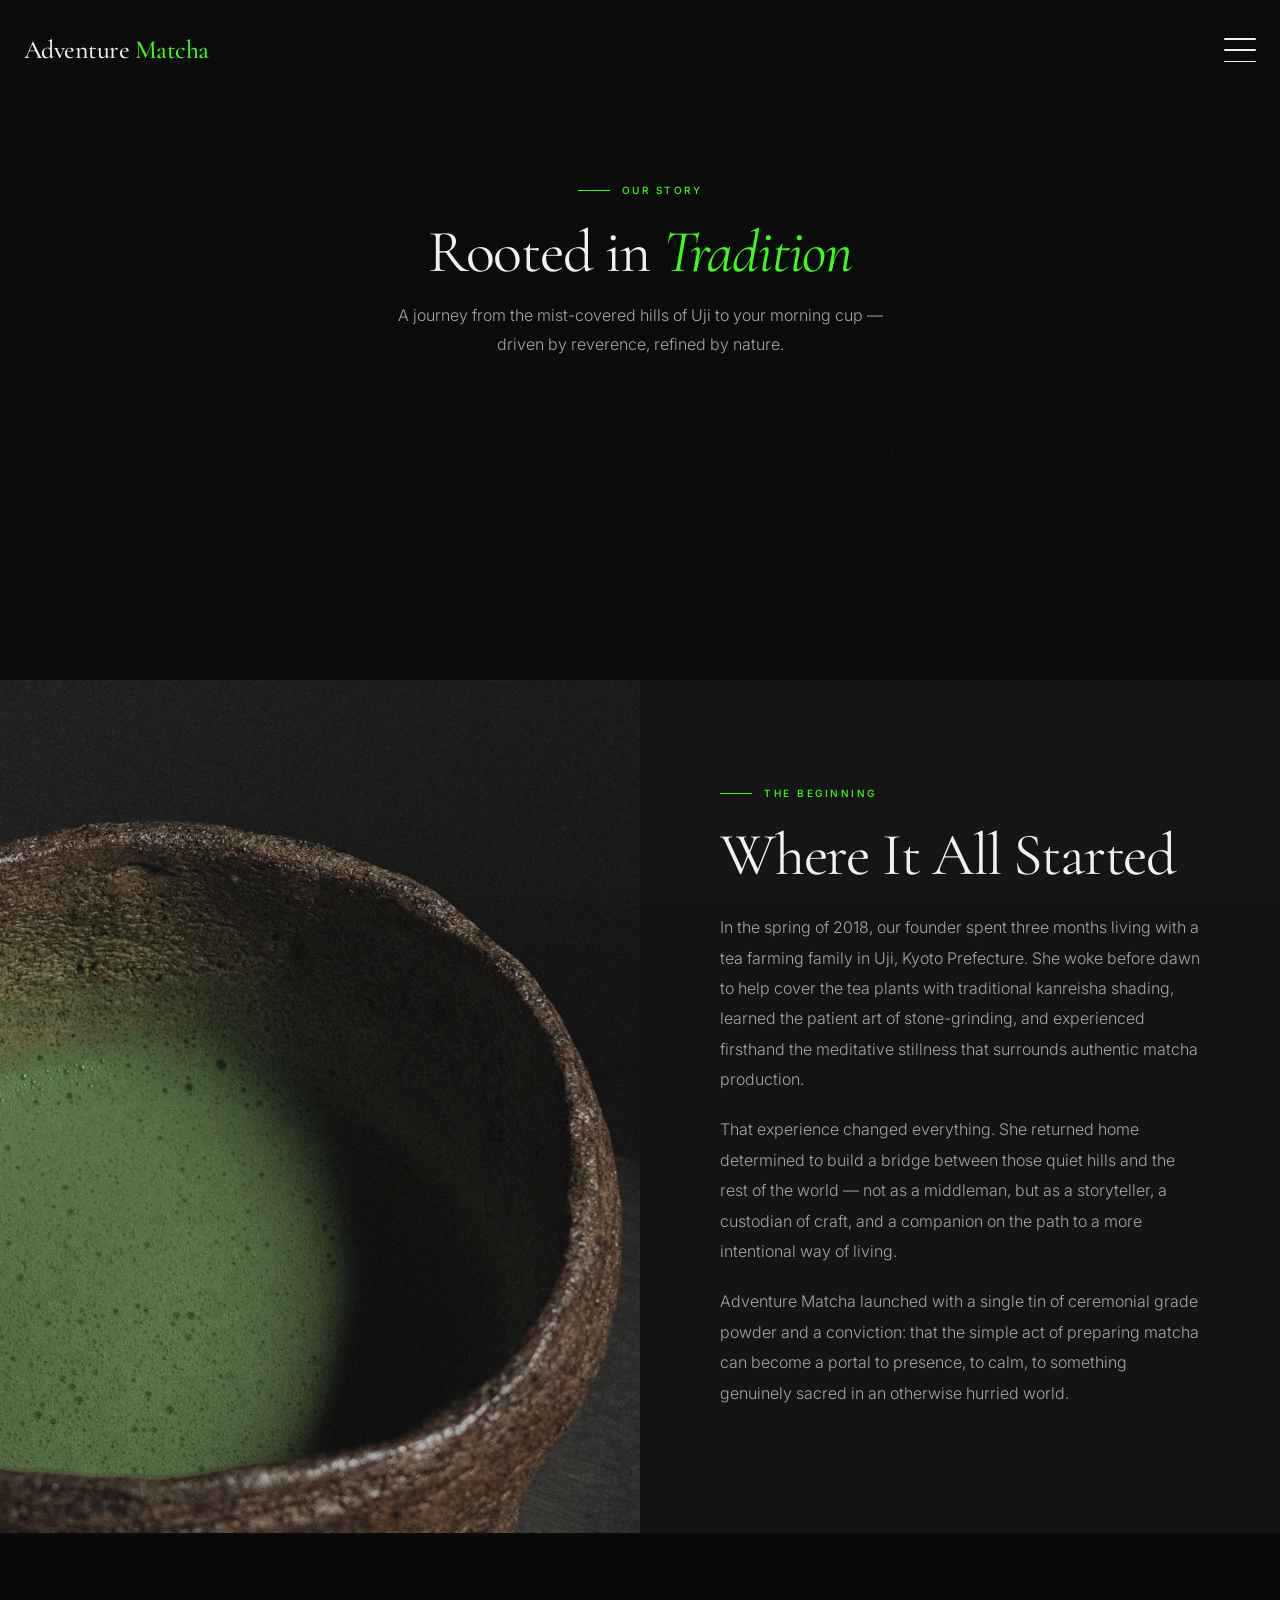
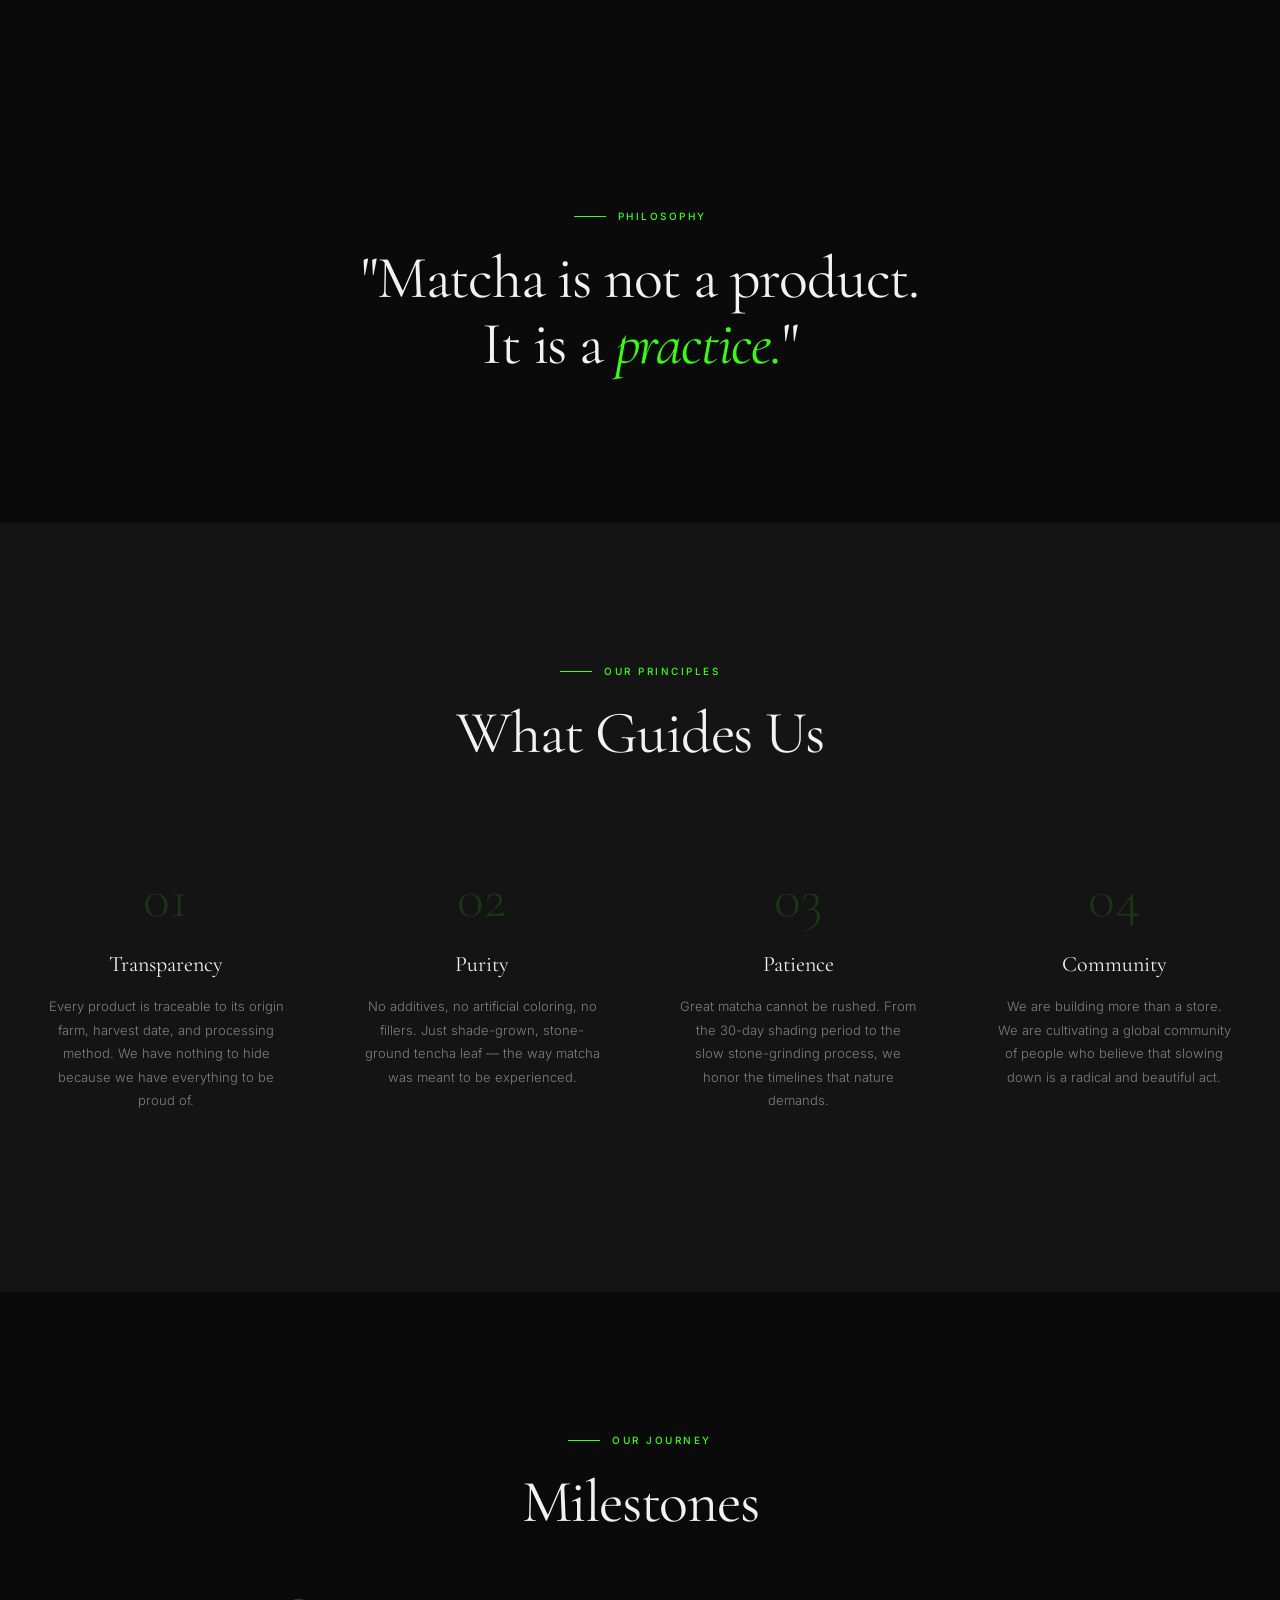
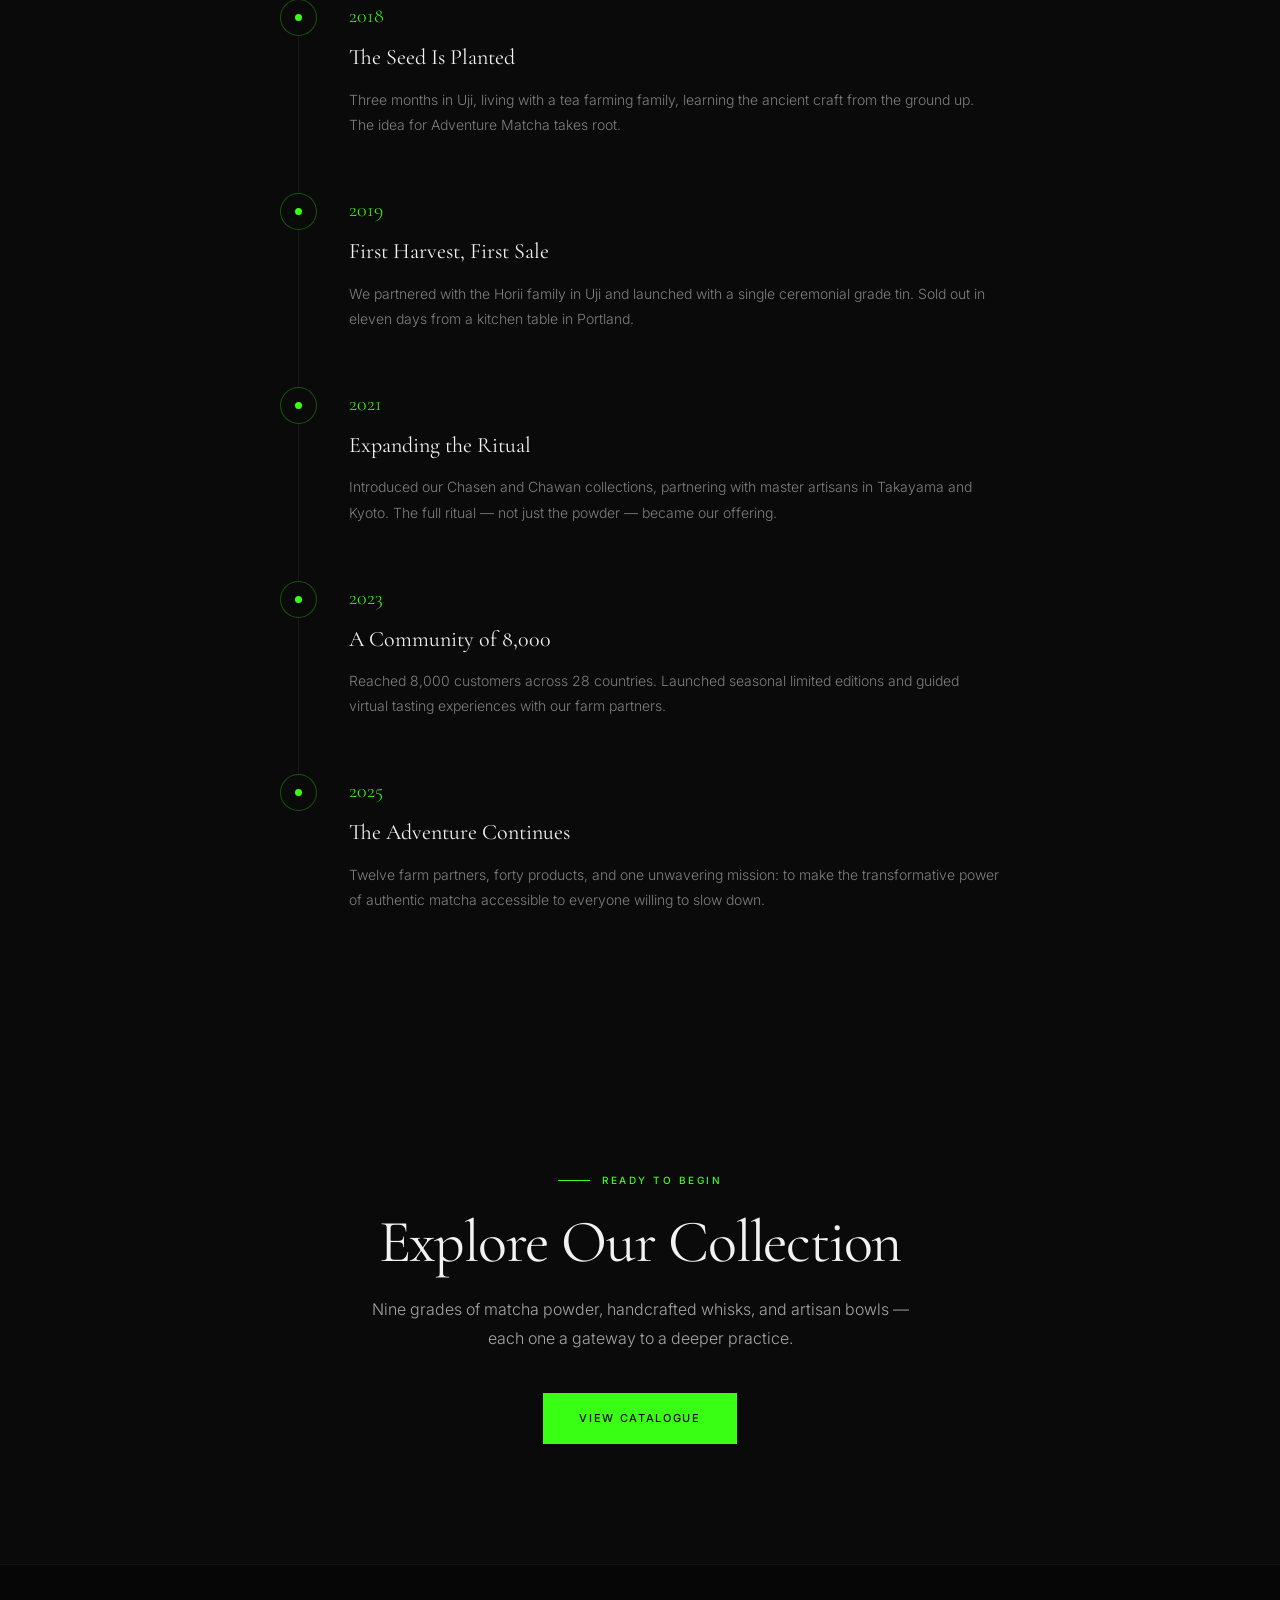
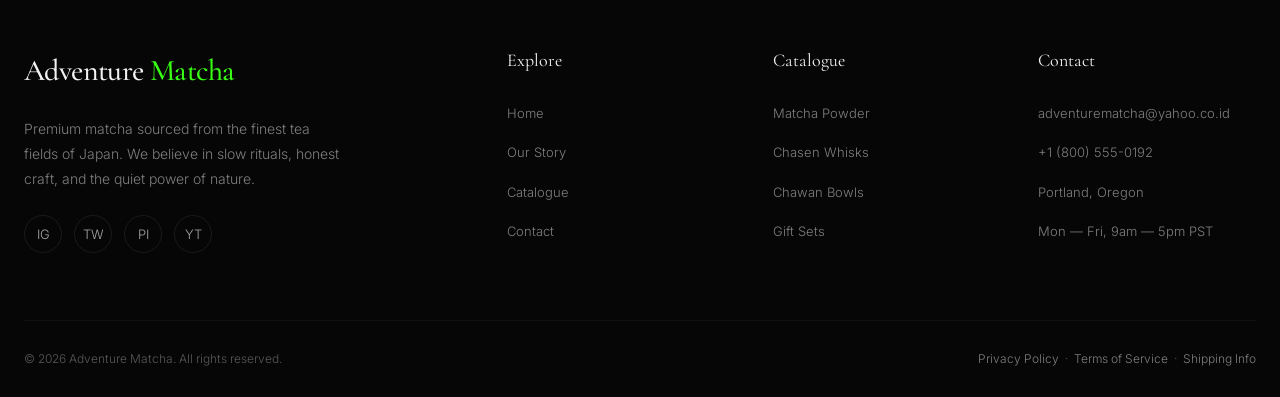
<file: about.html>
<!DOCTYPE html>
<html lang="en">
<head>
  <meta charset="UTF-8">
  <meta name="viewport" content="width=device-width, initial-scale=1.0">
  <meta name="description" content="Our story — the journey behind Adventure Matcha. From the shaded fields of Uji to your morning ritual.">
  <title>About — Adventure Matcha</title>

  <link rel="preconnect" href="https://fonts.googleapis.com">
  <link rel="preconnect" href="https://fonts.gstatic.com" crossorigin>
  <link href="https://fonts.googleapis.com/css2?family=Cormorant+Garamond:ital,wght@0,300;0,400;0,500;0,600;0,700;1,300;1,400;1,500&family=Inter:wght@200;300;400;500&display=swap" rel="stylesheet">

  <style>
    *, *::before, *::after { margin: 0; padding: 0; box-sizing: border-box; }
    html { scroll-behavior: smooth; font-size: 16px; }
    body {
      font-family: 'Inter', sans-serif;
      font-weight: 300;
      color: #F2F2F2;
      background: #0a0a0a;
      line-height: 1.7;
      overflow-x: hidden;
      -webkit-font-smoothing: antialiased;
    }
    a { color: inherit; text-decoration: none; }
    img { display: block; max-width: 100%; height: auto; }
    button { cursor: pointer; border: none; background: none; font-family: inherit; color: inherit; }
    ul { list-style: none; }
    ::selection { background: rgba(57,255,20,0.3); color: #fff; }

    :root {
      --neon-green: #39FF14;
      --neon-green-rgb: 57,255,20;
      --charcoal: #595959;
      --grey: #7F7F7F;
      --silver: #A5A5A5;
      --dust-grey: #CCCCCC;
      --platinum: #F2F2F2;
      --bg-dark: #0a0a0a;
      --bg-card: #141414;
      --bg-card-hover: #1a1a1a;
      --font-display: 'Cormorant Garamond', serif;
      --font-body: 'Inter', sans-serif;
      --section-padding: 140px 0;
      --container-max: 1340px;
      --container-pad: 24px;
      --transition-smooth: all 0.5s cubic-bezier(0.25, 0.46, 0.45, 0.94);
    }

    .container { max-width: var(--container-max); margin: 0 auto; padding: 0 var(--container-pad); }

    .reveal {
      opacity: 0; transform: translateY(40px);
      transition: opacity 0.9s ease, transform 0.9s ease;
    }
    .reveal.revealed { opacity: 1; transform: translateY(0); }
    .reveal-delay-1 { transition-delay: 0.1s; }
    .reveal-delay-2 { transition-delay: 0.2s; }
    .reveal-delay-3 { transition-delay: 0.3s; }
    .reveal-delay-4 { transition-delay: 0.4s; }
    .reveal-delay-5 { transition-delay: 0.5s; }

    .section-label {
      font-family: var(--font-body); font-size: 10px; font-weight: 500;
      letter-spacing: 0.25em; text-transform: uppercase;
      color: var(--neon-green); margin-bottom: 20px;
      display: flex; align-items: center; gap: 12px;
    }
    .section-label::before { content: ''; width: 32px; height: 1px; background: var(--neon-green); }
    .section-title {
      font-family: var(--font-display); font-size: clamp(36px, 5vw, 60px);
      font-weight: 400; line-height: 1.1; letter-spacing: -0.02em;
      color: var(--platinum); margin-bottom: 24px;
    }
    .section-subtitle {
      font-size: 16px; font-weight: 300; color: var(--silver);
      max-width: 560px; line-height: 1.8;
    }
    .section-header { margin-bottom: 64px; }
    .section-header.center { text-align: center; }
    .section-header.center .section-label { justify-content: center; }
    .section-header.center .section-subtitle { margin: 0 auto; }

    /* NAV */
    .nav { position: fixed; top: 0; left: 0; right: 0; z-index: 1000; padding: 28px 0; transition: var(--transition-smooth); }
    .nav.scrolled { padding: 16px 0; background: rgba(10,10,10,0.92); backdrop-filter: blur(24px); -webkit-backdrop-filter: blur(24px); border-bottom: 1px solid rgba(255,255,255,0.04); }
    .nav-inner { display: flex; align-items: center; justify-content: space-between; max-width: var(--container-max); margin: 0 auto; padding: 0 var(--container-pad); }
    .nav-logo { font-family: var(--font-display); font-size: 26px; font-weight: 500; color: var(--platinum); letter-spacing: -0.02em; z-index: 1001; }
    .nav-logo span { color: var(--neon-green); }

    .hamburger { width: 32px; height: 24px; position: relative; z-index: 1001; display: flex; flex-direction: column; justify-content: space-between; }
    .hamburger-line { display: block; width: 100%; height: 1.5px; background: var(--platinum); border-radius: 2px; transition: var(--transition-smooth); transform-origin: center; }
    .hamburger.active .hamburger-line:nth-child(1) { transform: translateY(11.25px) rotate(45deg); background: var(--neon-green); }
    .hamburger.active .hamburger-line:nth-child(2) { opacity: 0; transform: scaleX(0); }
    .hamburger.active .hamburger-line:nth-child(3) { transform: translateY(-11.25px) rotate(-45deg); background: var(--neon-green); }

    .mobile-nav { position: fixed; inset: 0; background: rgba(5,5,5,0.98); backdrop-filter: blur(40px); -webkit-backdrop-filter: blur(40px); z-index: 999; display: flex; flex-direction: column; align-items: center; justify-content: center; opacity: 0; visibility: hidden; transition: opacity 0.5s ease, visibility 0.5s ease; }
    .mobile-nav.open { opacity: 1; visibility: visible; }
    .mobile-nav-links { display: flex; flex-direction: column; align-items: center; gap: 8px; }
    .mobile-nav-links a { font-family: var(--font-display); font-size: clamp(32px, 6vw, 52px); font-weight: 400; color: var(--silver); padding: 8px 24px; transition: color 0.4s ease, transform 0.4s ease; transform: translateY(30px); opacity: 0; transition: color 0.4s ease, transform 0.5s ease, opacity 0.5s ease; }
    .mobile-nav.open .mobile-nav-links a { transform: translateY(0); opacity: 1; }
    .mobile-nav.open .mobile-nav-links a:nth-child(1) { transition-delay: 0.15s; }
    .mobile-nav.open .mobile-nav-links a:nth-child(2) { transition-delay: 0.25s; }
    .mobile-nav.open .mobile-nav-links a:nth-child(3) { transition-delay: 0.35s; }
    .mobile-nav.open .mobile-nav-links a:nth-child(4) { transition-delay: 0.45s; }
    .mobile-nav-links a:hover, .mobile-nav-links a.active { color: var(--neon-green); }
    .mobile-nav-footer { position: absolute; bottom: 48px; display: flex; gap: 24px; transform: translateY(20px); opacity: 0; transition: transform 0.5s ease 0.55s, opacity 0.5s ease 0.55s; }
    .mobile-nav.open .mobile-nav-footer { transform: translateY(0); opacity: 1; }
    .mobile-nav-footer a { width: 40px; height: 40px; border: 1px solid rgba(255,255,255,0.1); border-radius: 50%; display: flex; align-items: center; justify-content: center; color: var(--silver); font-size: 14px; transition: border-color 0.3s, color 0.3s; }
    .mobile-nav-footer a:hover { border-color: var(--neon-green); color: var(--neon-green); }

    /* PAGE HERO */
    .page-hero {
      height: 60vh; min-height: 400px;
      display: flex; align-items: center; justify-content: center;
      text-align: center; position: relative; overflow: hidden;
    }
    .page-hero-bg {
      position: absolute; inset: 0;
      background: url('https://picsum.photos/seed/matchateafield/1600/800.jpg') center/cover no-repeat;
      filter: brightness(0.2) saturate(0.4);
    }
    .page-hero-overlay {
      position: absolute; inset: 0;
      background: linear-gradient(to bottom, rgba(10,10,10,0.3) 0%, rgba(10,10,10,0.8) 80%, rgba(10,10,10,1) 100%);
    }
    .page-hero-content { position: relative; z-index: 1; padding: 0 var(--container-pad); }
    .page-hero .section-label { justify-content: center; }
    .page-hero .section-title { margin-bottom: 16px; }

    /* STORY */
    .story-section { padding: var(--section-padding); }
    .story-grid { display: grid; grid-template-columns: 1fr 1fr; gap: 0; }
    .story-image { position: relative; min-height: 560px; }
    .story-image img { width: 100%; height: 100%; object-fit: cover; filter: brightness(0.8) saturate(0.6); }
    .story-text { padding: 80px; display: flex; flex-direction: column; justify-content: center; background: var(--bg-card); }
    .story-text p { color: var(--silver); font-size: 16px; line-height: 1.9; margin-bottom: 20px; }

    /* VALUES */
    .values { padding: var(--section-padding); background: var(--bg-card); }
    .values-grid { display: grid; grid-template-columns: repeat(4, 1fr); gap: 32px; }
    .value-card { text-align: center; padding: 40px 24px; }
    .value-number { font-family: var(--font-display); font-size: 56px; font-weight: 300; color: rgba(var(--neon-green-rgb), 0.15); line-height: 1; margin-bottom: 20px; }
    .value-card h3 { font-family: var(--font-display); font-size: 22px; font-weight: 400; color: var(--platinum); margin-bottom: 12px; }
    .value-card p { font-size: 13px; color: var(--grey); line-height: 1.8; }

    /* PARALLAX */
    .parallax-section { position: relative; overflow: hidden; }
    .parallax-bg { position: absolute; inset: -20% 0; background-size: cover; background-position: center; background-repeat: no-repeat; will-change: transform; }
    .parallax-banner { height: 50vh; min-height: 400px; display: flex; align-items: center; justify-content: center; text-align: center; position: relative; overflow: hidden; }
    .parallax-banner .parallax-bg { filter: brightness(0.25) saturate(0.4); }
    .parallax-banner-content { position: relative; z-index: 1; }
    .parallax-banner .section-title { margin-bottom: 12px; }

    /* TIMELINE */
    .timeline { padding: var(--section-padding); }
    .timeline-items { max-width: 720px; margin: 0 auto; }
    .timeline-item { display: flex; gap: 32px; padding-bottom: 56px; position: relative; }
    .timeline-item:last-child { padding-bottom: 0; }
    .timeline-item::before { content: ''; position: absolute; left: 18px; top: 36px; bottom: 0; width: 1px; background: rgba(255,255,255,0.06); }
    .timeline-item:last-child::before { display: none; }
    .timeline-dot { width: 37px; height: 37px; border: 1px solid rgba(var(--neon-green-rgb), 0.3); border-radius: 50%; display: flex; align-items: center; justify-content: center; flex-shrink: 0; position: relative; z-index: 1; background: var(--bg-dark); }
    .timeline-dot-inner { width: 7px; height: 7px; background: var(--neon-green); border-radius: 50%; }
    .timeline-year { font-family: var(--font-display); font-size: 20px; color: var(--neon-green); margin-bottom: 6px; }
    .timeline-item h3 { font-family: var(--font-display); font-size: 22px; font-weight: 400; color: var(--platinum); margin-bottom: 10px; }
    .timeline-item p { font-size: 14px; color: var(--grey); line-height: 1.8; }

    /* BTN */
    .btn-primary { display: inline-flex; align-items: center; gap: 10px; padding: 16px 36px; background: var(--neon-green); color: #0a0a0a; font-family: var(--font-body); font-size: 11px; font-weight: 500; letter-spacing: 0.15em; text-transform: uppercase; transition: var(--transition-smooth); position: relative; overflow: hidden; }
    .btn-primary::before { content: ''; position: absolute; inset: 0; background: #fff; transform: translateX(-101%); transition: transform 0.5s ease; }
    .btn-primary:hover::before { transform: translateX(0); }
    .btn-primary span { position: relative; z-index: 1; }
    .btn-primary:hover { box-shadow: 0 0 30px rgba(var(--neon-green-rgb), 0.4); }
    .btn-outline { display: inline-flex; align-items: center; gap: 10px; padding: 16px 36px; border: 1px solid rgba(255,255,255,0.2); color: var(--platinum); font-family: var(--font-body); font-size: 11px; font-weight: 500; letter-spacing: 0.15em; text-transform: uppercase; transition: var(--transition-smooth); }
    .btn-outline:hover { border-color: var(--neon-green); color: var(--neon-green); }

    /* FOOTER */
    .footer { padding: 80px 0 0; border-top: 1px solid rgba(255,255,255,0.05); background: #060606; }
    .footer-grid { display: grid; grid-template-columns: 2fr 1fr 1fr 1fr; gap: 48px; margin-bottom: 64px; }
    .footer-brand p { font-size: 14px; color: var(--grey); line-height: 1.8; margin-top: 20px; max-width: 320px; }
    .footer-social { display: flex; gap: 12px; margin-top: 24px; }
    .footer-social a { width: 38px; height: 38px; border: 1px solid rgba(255,255,255,0.08); border-radius: 50%; display: flex; align-items: center; justify-content: center; color: var(--silver); font-size: 13px; transition: var(--transition-smooth); }
    .footer-social a:hover { border-color: var(--neon-green); color: var(--neon-green); transform: translateY(-2px); }
    .footer-col h4 { font-family: var(--font-display); font-size: 18px; font-weight: 400; color: var(--platinum); margin-bottom: 24px; }
    .footer-col ul li { margin-bottom: 12px; }
    .footer-col ul a { font-size: 13px; color: var(--grey); transition: color 0.3s; }
    .footer-col ul a:hover { color: var(--neon-green); }
    .footer-bottom { padding: 28px 0; border-top: 1px solid rgba(255,255,255,0.04); display: flex; align-items: center; justify-content: space-between; flex-wrap: wrap; gap: 12px; }
    .footer-bottom p { font-size: 12px; color: var(--charcoal); }
    .footer-bottom a { color: var(--grey); transition: color 0.3s; }
    .footer-bottom a:hover { color: var(--neon-green); }

    body::after { content: ''; position: fixed; inset: 0; pointer-events: none; z-index: 9999; opacity: 0.025; background-image: url("data:image/svg+xml,%3Csvg viewBox='0 0 256 256' xmlns='http://www.w3.org/2000/svg'%3E%3Cfilter id='noise'%3E%3CfeTurbulence type='fractalNoise' baseFrequency='0.9' numOctaves='4' stitchTiles='stitch'/%3E%3C/filter%3E%3Crect width='100%25' height='100%25' filter='url(%23noise)'/%3E%3C/svg%3E"); }

    @media (max-width: 1024px) {
      .story-grid { grid-template-columns: 1fr; gap: 0; }
      .story-text { padding: 48px; }
      .values-grid { grid-template-columns: repeat(2, 1fr); }
      .footer-grid { grid-template-columns: 1fr 1fr; }
      :root { --section-padding: 100px 0; }
    }
    @media (max-width: 768px) {
      .values-grid { grid-template-columns: 1fr; max-width: 480px; margin: 0 auto; }
      .footer-grid { grid-template-columns: 1fr; gap: 40px; }
      .story-text { padding: 36px; }
      :root { --section-padding: 80px 0; }
    }
  </style>
</head>
<body>

  <!-- NAV -->
  <nav class="nav" id="mainNav">
    <div class="nav-inner">
      <a href="index.html" class="nav-logo">Adventure<span> Matcha</span></a>
      <button class="hamburger" id="hamburgerBtn" aria-label="Toggle menu">
        <span class="hamburger-line"></span><span class="hamburger-line"></span><span class="hamburger-line"></span>
      </button>
    </div>
  </nav>
  <div class="mobile-nav" id="mobileNav">
    <div class="mobile-nav-links">
      <a href="index.html">Home</a>
      <a href="about.html" class="active">Our Story</a>
      <a href="catalogue.html">Catalogue</a>
      <a href="contact.html">Contact</a>
    </div>
    <div class="mobile-nav-footer">
      <a href="#" aria-label="Instagram">IG</a><a href="#" aria-label="Twitter">TW</a><a href="#" aria-label="Pinterest">PI</a><a href="#" aria-label="YouTube">YT</a>
    </div>
  </div>

  <!-- PAGE HERO -->
  <section class="page-hero">
    <div class="page-hero-bg"></div>
    <div class="page-hero-overlay"></div>
    <div class="page-hero-content">
      <div class="section-label">Our Story</div>
      <h1 class="section-title">Rooted in <em style="font-style:italic;color:var(--neon-green);">Tradition</em></h1>
      <p class="section-subtitle" style="margin:0 auto; max-width:520px;">A journey from the mist-covered hills of Uji to your morning cup — driven by reverence, refined by nature.</p>
    </div>
  </section>

  <!-- STORY -->
  <section class="story-section">
    <div class="story-grid">
      <div class="story-image reveal">
        <img src="img/matcha_1.jpg" alt="">
      </div>
      <div class="story-text">
        <div class="section-label reveal">The Beginning</div>
        <h2 class="section-title reveal reveal-delay-1">Where It All Started</h2>
        <p class="reveal reveal-delay-2">In the spring of 2018, our founder spent three months living with a tea farming family in Uji, Kyoto Prefecture. She woke before dawn to help cover the tea plants with traditional kanreisha shading, learned the patient art of stone-grinding, and experienced firsthand the meditative stillness that surrounds authentic matcha production.</p>
        <p class="reveal reveal-delay-3">That experience changed everything. She returned home determined to build a bridge between those quiet hills and the rest of the world — not as a middleman, but as a storyteller, a custodian of craft, and a companion on the path to a more intentional way of living.</p>
        <p class="reveal reveal-delay-4">Adventure Matcha launched with a single tin of ceremonial grade powder and a conviction: that the simple act of preparing matcha can become a portal to presence, to calm, to something genuinely sacred in an otherwise hurried world.</p>
      </div>
    </div>
  </section>

  <!-- PARALLAX QUOTE -->
  <section class="parallax-banner parallax-section">
    <div class="parallax-bg" data-speed="0.3" style="background-image:url('https://picsum.photos/seed/bambooforest/1600/800.jpg')"></div>
    <div class="parallax-banner-content reveal">
      <div class="section-label" style="justify-content:center;">Philosophy</div>
      <h2 class="section-title">"Matcha is not a product.<br>It is a <em style="font-style:italic;color:var(--neon-green);">practice.</em>"</h2>
    </div>
  </section>

  <!-- VALUES -->
  <section class="values">
    <div class="container">
      <div class="section-header center">
        <div class="section-label reveal">Our Principles</div>
        <h2 class="section-title reveal reveal-delay-1">What Guides Us</h2>
      </div>
      <div class="values-grid">
        <div class="value-card reveal">
          <div class="value-number">01</div>
          <h3>Transparency</h3>
          <p>Every product is traceable to its origin farm, harvest date, and processing method. We have nothing to hide because we have everything to be proud of.</p>
        </div>
        <div class="value-card reveal reveal-delay-1">
          <div class="value-number">02</div>
          <h3>Purity</h3>
          <p>No additives, no artificial coloring, no fillers. Just shade-grown, stone-ground tencha leaf — the way matcha was meant to be experienced.</p>
        </div>
        <div class="value-card reveal reveal-delay-2">
          <div class="value-number">03</div>
          <h3>Patience</h3>
          <p>Great matcha cannot be rushed. From the 30-day shading period to the slow stone-grinding process, we honor the timelines that nature demands.</p>
        </div>
        <div class="value-card reveal reveal-delay-3">
          <div class="value-number">04</div>
          <h3>Community</h3>
          <p>We are building more than a store. We are cultivating a global community of people who believe that slowing down is a radical and beautiful act.</p>
        </div>
      </div>
    </div>
  </section>

  <!-- TIMELINE -->
  <section class="timeline">
    <div class="container">
      <div class="section-header center">
        <div class="section-label reveal">Our Journey</div>
        <h2 class="section-title reveal reveal-delay-1">Milestones</h2>
      </div>
      <div class="timeline-items">
        <div class="timeline-item reveal">
          <div class="timeline-dot"><div class="timeline-dot-inner"></div></div>
          <div>
            <div class="timeline-year">2018</div>
            <h3>The Seed Is Planted</h3>
            <p>Three months in Uji, living with a tea farming family, learning the ancient craft from the ground up. The idea for Adventure Matcha takes root.</p>
          </div>
        </div>
        <div class="timeline-item reveal">
          <div class="timeline-dot"><div class="timeline-dot-inner"></div></div>
          <div>
            <div class="timeline-year">2019</div>
            <h3>First Harvest, First Sale</h3>
            <p>We partnered with the Horii family in Uji and launched with a single ceremonial grade tin. Sold out in eleven days from a kitchen table in Portland.</p>
          </div>
        </div>
        <div class="timeline-item reveal">
          <div class="timeline-dot"><div class="timeline-dot-inner"></div></div>
          <div>
            <div class="timeline-year">2021</div>
            <h3>Expanding the Ritual</h3>
            <p>Introduced our Chasen and Chawan collections, partnering with master artisans in Takayama and Kyoto. The full ritual — not just the powder — became our offering.</p>
          </div>
        </div>
        <div class="timeline-item reveal">
          <div class="timeline-dot"><div class="timeline-dot-inner"></div></div>
          <div>
            <div class="timeline-year">2023</div>
            <h3>A Community of 8,000</h3>
            <p>Reached 8,000 customers across 28 countries. Launched seasonal limited editions and guided virtual tasting experiences with our farm partners.</p>
          </div>
        </div>
        <div class="timeline-item reveal">
          <div class="timeline-dot"><div class="timeline-dot-inner"></div></div>
          <div>
            <div class="timeline-year">2025</div>
            <h3>The Adventure Continues</h3>
            <p>Twelve farm partners, forty products, and one unwavering mission: to make the transformative power of authentic matcha accessible to everyone willing to slow down.</p>
          </div>
        </div>
      </div>
    </div>
  </section>

  <!-- CTA -->
  <section style="padding:120px 0; text-align:center;">
    <div class="container reveal">
      <div class="section-label" style="justify-content:center;">Ready to Begin</div>
      <h2 class="section-title" style="margin-bottom:20px;">Explore Our Collection</h2>
      <p class="section-subtitle" style="margin:0 auto 40px;">Nine grades of matcha powder, handcrafted whisks, and artisan bowls — each one a gateway to a deeper practice.</p>
      <a href="catalogue.html" class="btn-primary"><span>View Catalogue</span></a>
    </div>
  </section>

  <!-- FOOTER -->
  <footer class="footer">
    <div class="container">
      <div class="footer-grid">
        <div class="footer-brand">
          <a href="index.html" class="nav-logo" style="font-size:30px;">Adventure<span> Matcha</span></a>
          <p>Premium matcha sourced from the finest tea fields of Japan. We believe in slow rituals, honest craft, and the quiet power of nature.</p>
          <div class="footer-social">
            <a href="#" aria-label="Instagram">IG</a><a href="#" aria-label="Twitter">TW</a><a href="#" aria-label="Pinterest">PI</a><a href="#" aria-label="YouTube">YT</a>
          </div>
        </div>
        <div class="footer-col"><h4>Explore</h4><ul><li><a href="index.html">Home</a></li><li><a href="about.html">Our Story</a></li><li><a href="catalogue.html">Catalogue</a></li><li><a href="contact.html">Contact</a></li></ul></div>
        <div class="footer-col"><h4>Catalogue</h4><ul><li><a href="catalogue.html#matcha-powder">Matcha Powder</a></li><li><a href="catalogue.html#chasen-whisk">Chasen Whisks</a></li><li><a href="catalogue.html#chawan-bowl">Chawan Bowls</a></li><li><a href="catalogue.html">Gift Sets</a></li></ul></div>
        <div class="footer-col"><h4>Contact</h4><ul><li><a href="mailto:adventurematcha@yahoo.co.id">adventurematcha@yahoo.co.id</a></li><li><a href="tel:+18005550192">+1 (800) 555-0192</a></li><li><a href="#">Portland, Oregon</a></li><li><a href="#">Mon — Fri, 9am — 5pm PST</a></li></ul></div>
      </div>
      <div class="footer-bottom">
        <p>&copy; 2026 Adventure Matcha. All rights reserved.</p>
        <p><a href="#">Privacy Policy</a> &nbsp;·&nbsp; <a href="#">Terms of Service</a> &nbsp;·&nbsp; <a href="#">Shipping Info</a></p>
      </div>
    </div>
  </footer>

  <script>
    const hamburger = document.getElementById('hamburgerBtn');
    const mobileNav = document.getElementById('mobileNav');
    const nav = document.getElementById('mainNav');
    let menuOpen = false;
    hamburger.addEventListener('click', () => {
      menuOpen = !menuOpen;
      hamburger.classList.toggle('active', menuOpen);
      mobileNav.classList.toggle('open', menuOpen);
      document.body.style.overflow = menuOpen ? 'hidden' : '';
    });
    mobileNav.querySelectorAll('a').forEach(link => {
      link.addEventListener('click', () => {
        menuOpen = false; hamburger.classList.remove('active');
        mobileNav.classList.remove('open'); document.body.style.overflow = '';
      });
    });
    window.addEventListener('scroll', () => { nav.classList.toggle('scrolled', window.scrollY > 60); });

    const revealElements = document.querySelectorAll('.reveal');
    const revealObserver = new IntersectionObserver((entries) => {
      entries.forEach(entry => { if (entry.isIntersecting) { entry.target.classList.add('revealed'); revealObserver.unobserve(entry.target); } });
    }, { threshold: 0.1, rootMargin: '0px 0px -60px 0px' });
    revealElements.forEach(el => revealObserver.observe(el));

    const parallaxBgs = document.querySelectorAll('.parallax-bg[data-speed]');
    window.addEventListener('scroll', () => {
      parallaxBgs.forEach(bg => {
        const section = bg.closest('section');
        const rect = section.getBoundingClientRect();
        const speed = parseFloat(bg.dataset.speed) || 0.3;
        if (rect.top < window.innerHeight && rect.bottom > 0) {
          bg.style.transform = `translate3d(0, ${rect.top * speed}px, 0)`;
        }
      });
    }, { passive: true });
  </script>
</body>
</html>
</file>
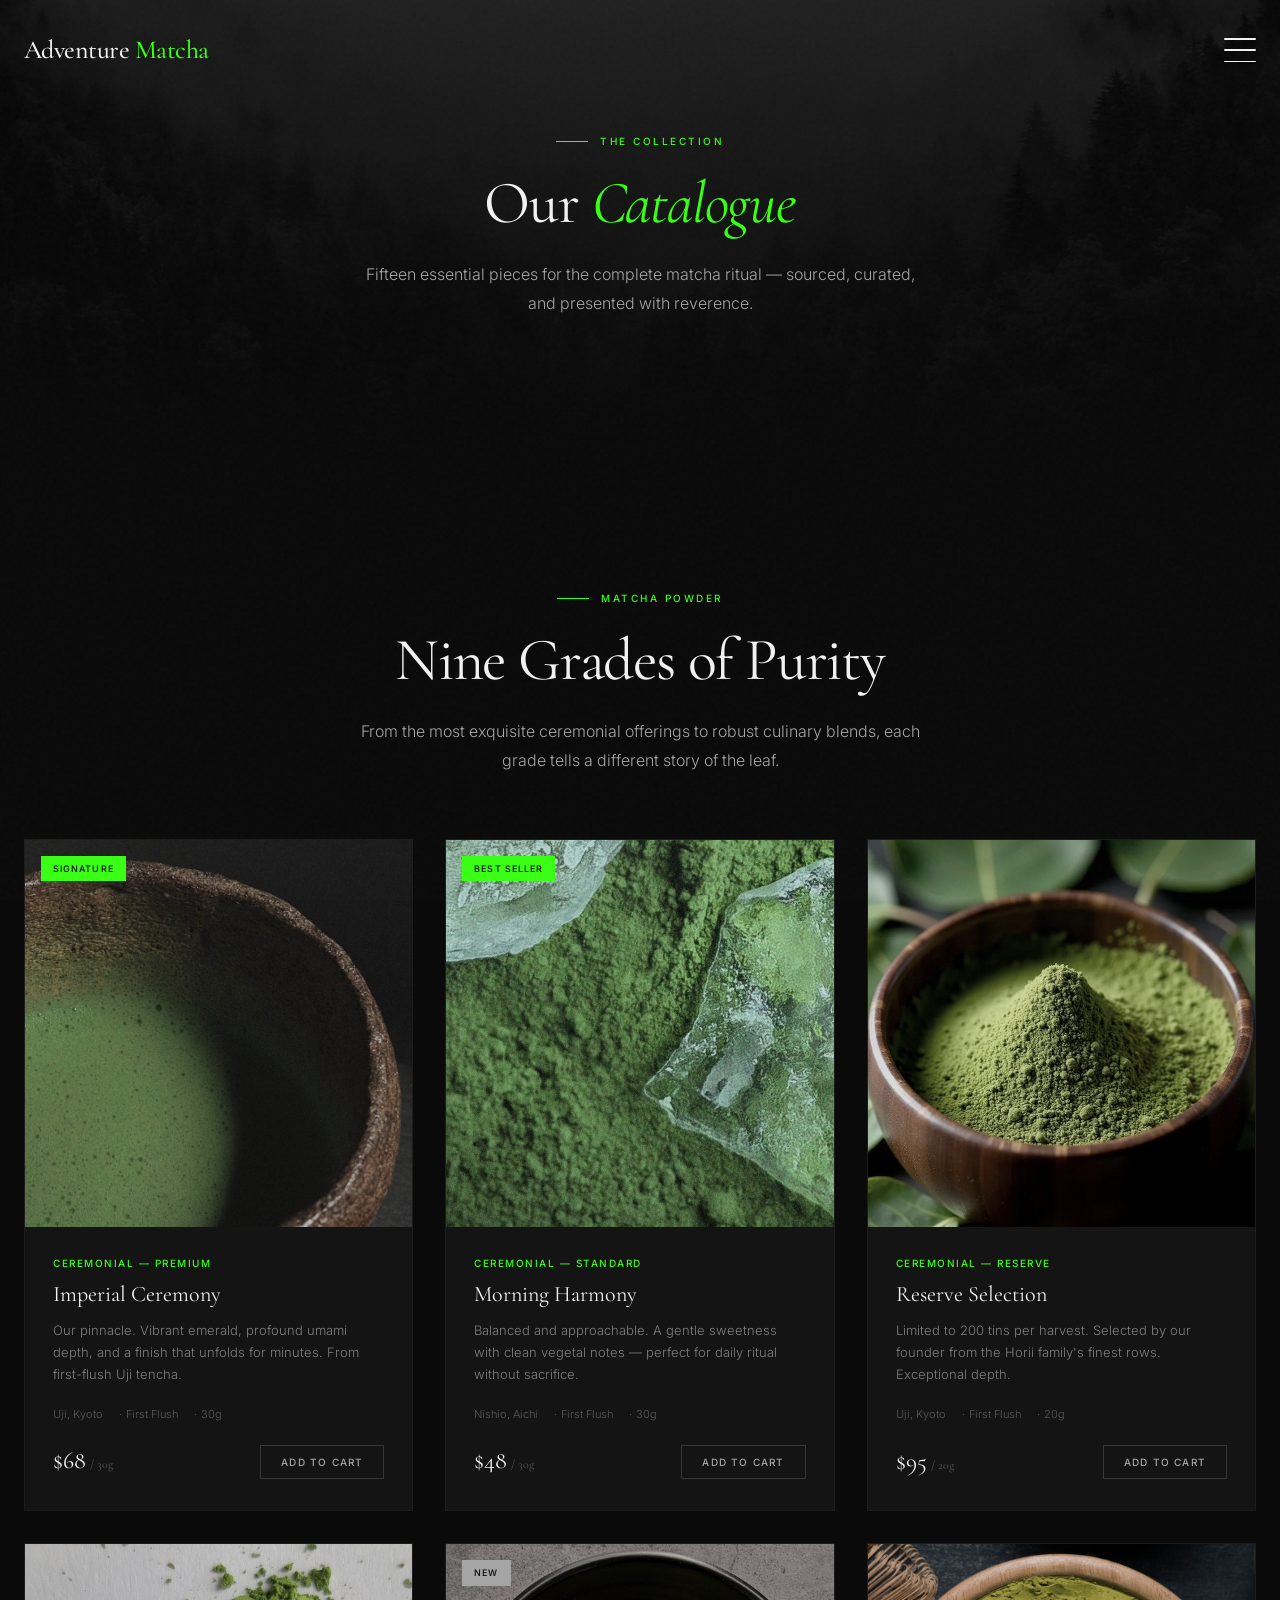
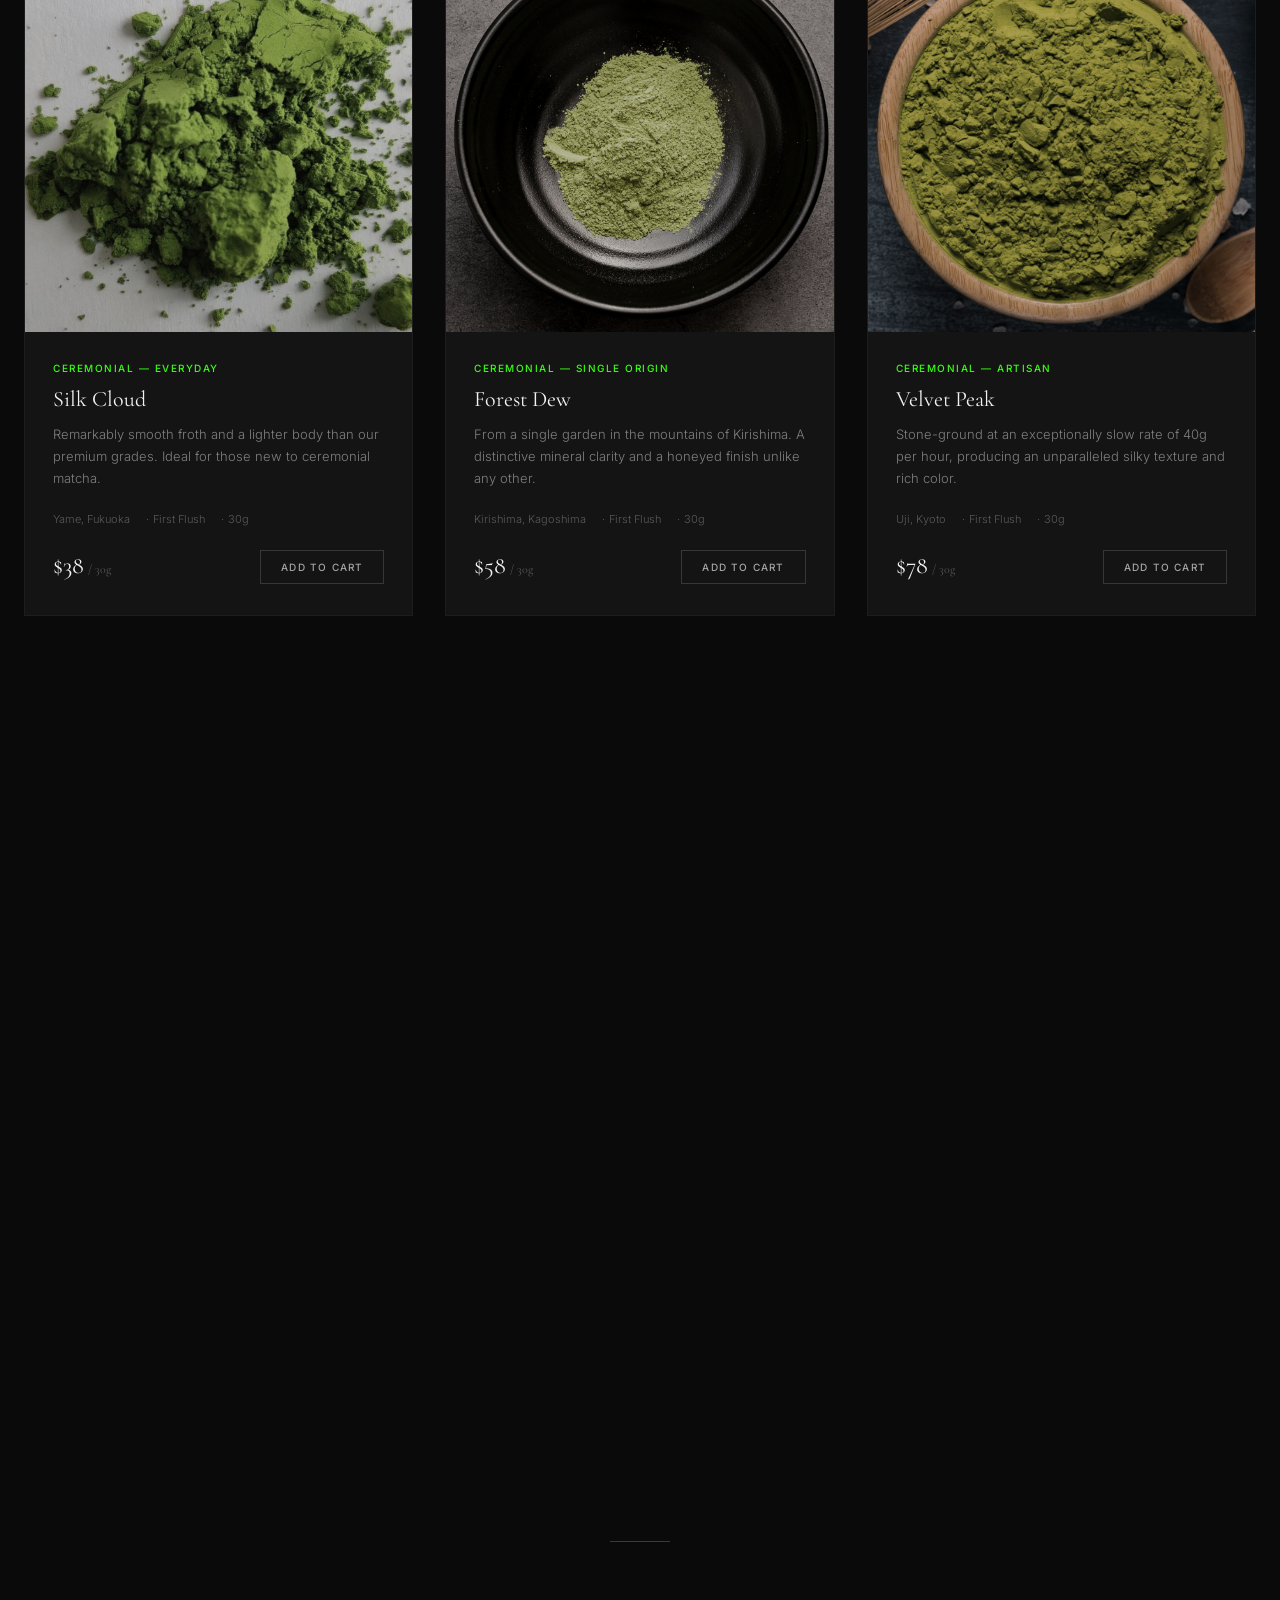
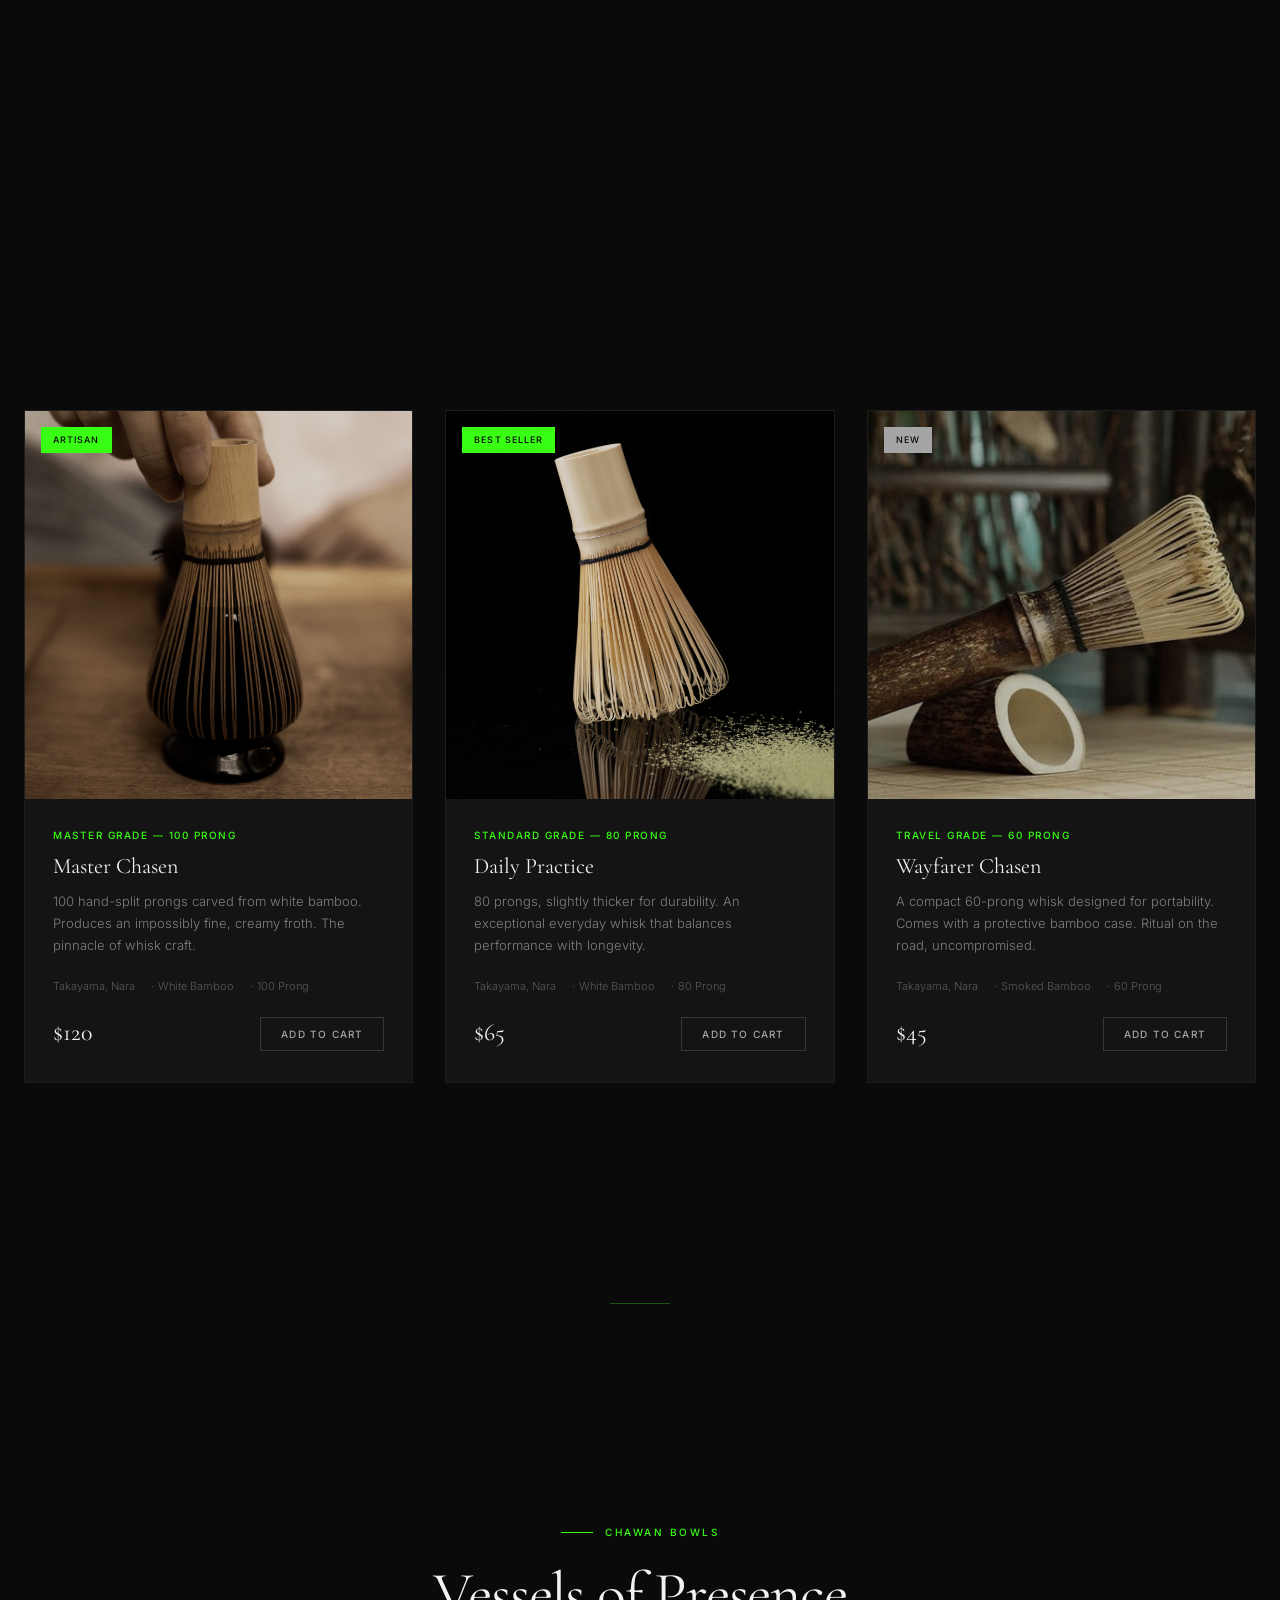
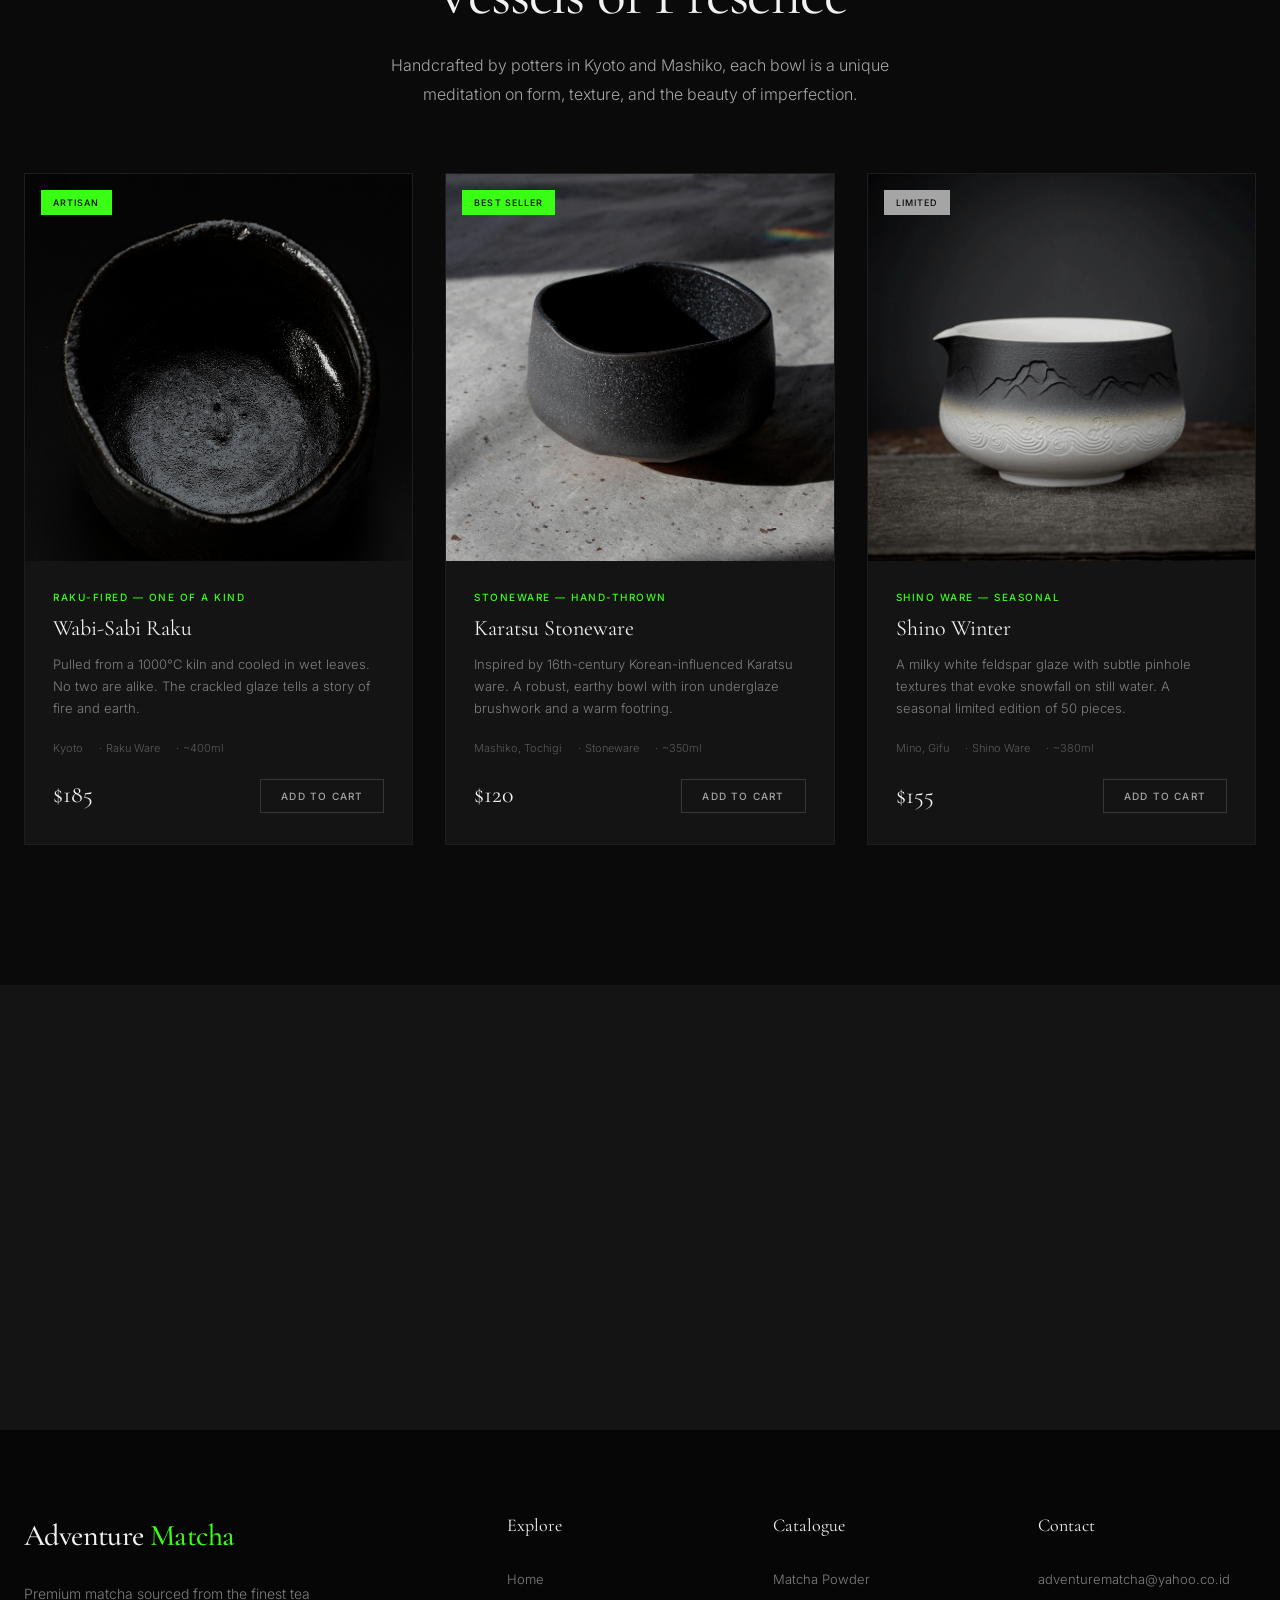
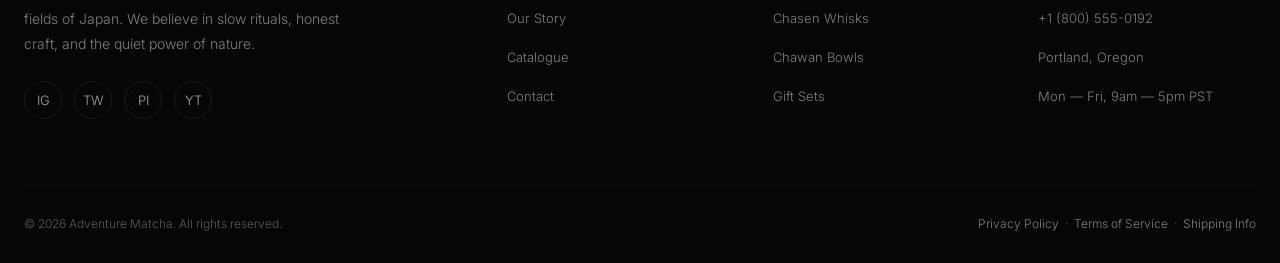
<file: catalogue.html>
<!DOCTYPE html>
<html lang="en">
<head>
  <meta charset="UTF-8">
  <meta name="viewport" content="width=device-width, initial-scale=1.0">
  <meta name="description" content="Browse our complete collection of ceremonial and culinary matcha powders, handcrafted chasen whisks, and artisan chawan bowls.">
  <title>Catalogue — Adventure Matcha</title>

  <link rel="preconnect" href="https://fonts.googleapis.com">
  <link rel="preconnect" href="https://fonts.gstatic.com" crossorigin>
  <link href="https://fonts.googleapis.com/css2?family=Cormorant+Garamond:ital,wght@0,300;0,400;0,500;0,600;0,700;1,300;1,400;1,500&family=Inter:wght@200;300;400;500&display=swap" rel="stylesheet">

  <style>
    *, *::before, *::after { margin: 0; padding: 0; box-sizing: border-box; }
    html { scroll-behavior: smooth; font-size: 16px; }
    body { font-family: 'Inter', sans-serif; font-weight: 300; color: #F2F2F2; background: #0a0a0a; line-height: 1.7; overflow-x: hidden; -webkit-font-smoothing: antialiased; }
    a { color: inherit; text-decoration: none; }
    img { display: block; max-width: 100%; height: auto; }
    button { cursor: pointer; border: none; background: none; font-family: inherit; color: inherit; }
    ul { list-style: none; }
    ::selection { background: rgba(57,255,20,0.3); color: #fff; }

    :root {
      --neon-green: #39FF14; --neon-green-rgb: 57,255,20;
      --charcoal: #595959; --grey: #7F7F7F; --silver: #A5A5A5; --dust-grey: #CCCCCC; --platinum: #F2F2F2;
      --bg-dark: #0a0a0a; --bg-card: #141414; --bg-card-hover: #1a1a1a;
      --font-display: 'Cormorant Garamond', serif; --font-body: 'Inter', sans-serif;
      --section-padding: 140px 0; --container-max: 1340px; --container-pad: 24px;
      --transition-smooth: all 0.5s cubic-bezier(0.25, 0.46, 0.45, 0.94);
    }

    .container { max-width: var(--container-max); margin: 0 auto; padding: 0 var(--container-pad); }
    .reveal { opacity: 0; transform: translateY(40px); transition: opacity 0.9s ease, transform 0.9s ease; }
    .reveal.revealed { opacity: 1; transform: translateY(0); }
    .reveal-delay-1 { transition-delay: 0.1s; }
    .reveal-delay-2 { transition-delay: 0.2s; }
    .reveal-delay-3 { transition-delay: 0.3s; }
    .reveal-delay-4 { transition-delay: 0.4s; }
    .reveal-delay-5 { transition-delay: 0.5s; }
    .reveal-delay-6 { transition-delay: 0.6s; }
    .reveal-delay-7 { transition-delay: 0.7s; }
    .reveal-delay-8 { transition-delay: 0.8s; }

    .section-label { font-family: var(--font-body); font-size: 10px; font-weight: 500; letter-spacing: 0.25em; text-transform: uppercase; color: var(--neon-green); margin-bottom: 20px; display: flex; align-items: center; gap: 12px; }
    .section-label::before { content: ''; width: 32px; height: 1px; background: var(--neon-green); }
    .section-title { font-family: var(--font-display); font-size: clamp(36px, 5vw, 60px); font-weight: 400; line-height: 1.1; letter-spacing: -0.02em; color: var(--platinum); margin-bottom: 24px; }
    .section-subtitle { font-size: 16px; font-weight: 300; color: var(--silver); max-width: 560px; line-height: 1.8; }
    .section-header { margin-bottom: 64px; }
    .section-header.center { text-align: center; }
    .section-header.center .section-label { justify-content: center; }
    .section-header.center .section-subtitle { margin: 0 auto; }

    /* NAV */
    .nav { position: fixed; top: 0; left: 0; right: 0; z-index: 1000; padding: 28px 0; transition: var(--transition-smooth); }
    .nav.scrolled { padding: 16px 0; background: rgba(10,10,10,0.92); backdrop-filter: blur(24px); -webkit-backdrop-filter: blur(24px); border-bottom: 1px solid rgba(255,255,255,0.04); }
    .nav-inner { display: flex; align-items: center; justify-content: space-between; max-width: var(--container-max); margin: 0 auto; padding: 0 var(--container-pad); }
    .nav-logo { font-family: var(--font-display); font-size: 26px; font-weight: 500; color: var(--platinum); letter-spacing: -0.02em; z-index: 1001; }
    .nav-logo span { color: var(--neon-green); }
    .hamburger { width: 32px; height: 24px; position: relative; z-index: 1001; display: flex; flex-direction: column; justify-content: space-between; }
    .hamburger-line { display: block; width: 100%; height: 1.5px; background: var(--platinum); border-radius: 2px; transition: var(--transition-smooth); transform-origin: center; }
    .hamburger.active .hamburger-line:nth-child(1) { transform: translateY(11.25px) rotate(45deg); background: var(--neon-green); }
    .hamburger.active .hamburger-line:nth-child(2) { opacity: 0; transform: scaleX(0); }
    .hamburger.active .hamburger-line:nth-child(3) { transform: translateY(-11.25px) rotate(-45deg); background: var(--neon-green); }
    .mobile-nav { position: fixed; inset: 0; background: rgba(5,5,5,0.98); backdrop-filter: blur(40px); -webkit-backdrop-filter: blur(40px); z-index: 999; display: flex; flex-direction: column; align-items: center; justify-content: center; opacity: 0; visibility: hidden; transition: opacity 0.5s ease, visibility 0.5s ease; }
    .mobile-nav.open { opacity: 1; visibility: visible; }
    .mobile-nav-links { display: flex; flex-direction: column; align-items: center; gap: 8px; }
    .mobile-nav-links a { font-family: var(--font-display); font-size: clamp(32px, 6vw, 52px); font-weight: 400; color: var(--silver); padding: 8px 24px; transform: translateY(30px); opacity: 0; transition: color 0.4s ease, transform 0.5s ease, opacity 0.5s ease; }
    .mobile-nav.open .mobile-nav-links a { transform: translateY(0); opacity: 1; }
    .mobile-nav.open .mobile-nav-links a:nth-child(1) { transition-delay: 0.15s; }
    .mobile-nav.open .mobile-nav-links a:nth-child(2) { transition-delay: 0.25s; }
    .mobile-nav.open .mobile-nav-links a:nth-child(3) { transition-delay: 0.35s; }
    .mobile-nav.open .mobile-nav-links a:nth-child(4) { transition-delay: 0.45s; }
    .mobile-nav-links a:hover, .mobile-nav-links a.active { color: var(--neon-green); }
    .mobile-nav-footer { position: absolute; bottom: 48px; display: flex; gap: 24px; transform: translateY(20px); opacity: 0; transition: transform 0.5s ease 0.55s, opacity 0.5s ease 0.55s; }
    .mobile-nav.open .mobile-nav-footer { transform: translateY(0); opacity: 1; }
    .mobile-nav-footer a { width: 40px; height: 40px; border: 1px solid rgba(255,255,255,0.1); border-radius: 50%; display: flex; align-items: center; justify-content: center; color: var(--silver); font-size: 14px; transition: border-color 0.3s, color 0.3s; }
    .mobile-nav-footer a:hover { border-color: var(--neon-green); color: var(--neon-green); }

    /* PAGE HERO */
    .page-hero { height: 50vh; min-height: 360px; display: flex; align-items: center; justify-content: center; text-align: center; position: relative; overflow: hidden; }
    .page-hero-bg { position: absolute; inset: 0; background: url('img/forest_2.jpg') center/cover no-repeat; filter: brightness(0.2) saturate(0.4); }
    .page-hero-overlay { position: absolute; inset: 0; background: linear-gradient(to bottom, rgba(10,10,10,0.3) 0%, rgba(10,10,10,0.8) 80%, rgba(10,10,10,1) 100%); }
    .page-hero-content { position: relative; z-index: 1; padding: 0 var(--container-pad); }
    .page-hero .section-label { justify-content: center; }

    /* CATALOGUE */
    .catalogue-section { padding: var(--section-padding); }
    .catalogue-section:first-of-type { padding-top: 100px; }

    /* Category Tabs */
    .category-tabs { display: flex; justify-content: center; gap: 8px; margin-bottom: 56px; flex-wrap: wrap; }
    .category-tab { padding: 12px 28px; font-size: 11px; font-weight: 500; letter-spacing: 0.12em; text-transform: uppercase; color: var(--silver); border: 1px solid rgba(255,255,255,0.08); transition: var(--transition-smooth); }
    .category-tab:hover, .category-tab.active { border-color: var(--neon-green); color: var(--neon-green); background: rgba(var(--neon-green-rgb), 0.05); }

    .tab-content { display: none; }
    .tab-content.active { display: block; }

    /* PRODUCT CARDS */
    .products-grid { display: grid; grid-template-columns: repeat(3, 1fr); gap: 32px; }
    .product-card { background: var(--bg-card); border: 1px solid rgba(255,255,255,0.04); overflow: hidden; transition: var(--transition-smooth); position: relative; }
    .product-card:hover { border-color: rgba(var(--neon-green-rgb), 0.15); transform: translateY(-6px); box-shadow: 0 20px 60px rgba(0,0,0,0.4); }
    .product-image { position: relative; overflow: hidden; aspect-ratio: 1/1; background: #111; }
    .product-image img { width: 100%; height: 100%; object-fit: cover; filter: brightness(0.85) saturate(0.6); transition: transform 0.7s ease, filter 0.7s ease; }
    .product-card:hover .product-image img { transform: scale(1.06); filter: brightness(0.95) saturate(0.8); }
    .product-badge { position: absolute; top: 16px; left: 16px; padding: 5px 12px; background: var(--neon-green); color: #0a0a0a; font-size: 9px; font-weight: 500; letter-spacing: 0.12em; text-transform: uppercase; }
    .product-badge.silver-badge { background: var(--silver); color: #0a0a0a; }
    .product-info { padding: 28px; }
    .product-grade { font-size: 10px; font-weight: 500; letter-spacing: 0.15em; text-transform: uppercase; color: var(--neon-green); margin-bottom: 8px; }
    .product-name { font-family: var(--font-display); font-size: 22px; font-weight: 400; color: var(--platinum); margin-bottom: 10px; line-height: 1.3; }
    .product-desc { font-size: 13px; color: var(--grey); line-height: 1.7; margin-bottom: 20px; }
    .product-meta { display: flex; gap: 16px; margin-bottom: 18px; flex-wrap: wrap; }
    .product-meta span { font-size: 11px; color: var(--charcoal); display: flex; align-items: center; gap: 4px; }
    .product-meta span::before { content: '·'; color: var(--charcoal); }
    .product-meta span:first-child::before { display: none; }
    .product-bottom { display: flex; align-items: center; justify-content: space-between; }
    .product-price { font-family: var(--font-display); font-size: 24px; font-weight: 400; color: var(--platinum); }
    .product-weight { font-size: 12px; color: var(--charcoal); margin-left: 4px; }
    .product-btn { padding: 10px 20px; border: 1px solid rgba(255,255,255,0.15); font-size: 10px; font-weight: 500; letter-spacing: 0.12em; text-transform: uppercase; color: var(--silver); transition: var(--transition-smooth); }
    .product-btn:hover { border-color: var(--neon-green); color: var(--neon-green); }

    /* Section Divider */
    .catalogue-divider { padding: 80px 0; text-align: center; }
    .catalogue-divider-line { width: 60px; height: 1px; background: rgba(var(--neon-green-rgb), 0.3); margin: 0 auto; }

    /* FOOTER */
    .footer { padding: 80px 0 0; border-top: 1px solid rgba(255,255,255,0.05); background: #060606; }
    .footer-grid { display: grid; grid-template-columns: 2fr 1fr 1fr 1fr; gap: 48px; margin-bottom: 64px; }
    .footer-brand p { font-size: 14px; color: var(--grey); line-height: 1.8; margin-top: 20px; max-width: 320px; }
    .footer-social { display: flex; gap: 12px; margin-top: 24px; }
    .footer-social a { width: 38px; height: 38px; border: 1px solid rgba(255,255,255,0.08); border-radius: 50%; display: flex; align-items: center; justify-content: center; color: var(--silver); font-size: 13px; transition: var(--transition-smooth); }
    .footer-social a:hover { border-color: var(--neon-green); color: var(--neon-green); transform: translateY(-2px); }
    .footer-col h4 { font-family: var(--font-display); font-size: 18px; font-weight: 400; color: var(--platinum); margin-bottom: 24px; }
    .footer-col ul li { margin-bottom: 12px; }
    .footer-col ul a { font-size: 13px; color: var(--grey); transition: color 0.3s; }
    .footer-col ul a:hover { color: var(--neon-green); }
    .footer-bottom { padding: 28px 0; border-top: 1px solid rgba(255,255,255,0.04); display: flex; align-items: center; justify-content: space-between; flex-wrap: wrap; gap: 12px; }
    .footer-bottom p { font-size: 12px; color: var(--charcoal); }
    .footer-bottom a { color: var(--grey); transition: color 0.3s; }
    .footer-bottom a:hover { color: var(--neon-green); }

    body::after { content: ''; position: fixed; inset: 0; pointer-events: none; z-index: 9999; opacity: 0.025; background-image: url("data:image/svg+xml,%3Csvg viewBox='0 0 256 256' xmlns='http://www.w3.org/2000/svg'%3E%3Cfilter id='noise'%3E%3CfeTurbulence type='fractalNoise' baseFrequency='0.9' numOctaves='4' stitchTiles='stitch'/%3E%3C/filter%3E%3Crect width='100%25' height='100%25' filter='url(%23noise)'/%3E%3C/svg%3E"); }

    @media (max-width: 1024px) {
      .products-grid { grid-template-columns: repeat(2, 1fr); }
      .footer-grid { grid-template-columns: 1fr 1fr; }
      :root { --section-padding: 100px 0; }
    }
    @media (max-width: 768px) {
      .products-grid { grid-template-columns: 1fr; max-width: 440px; margin: 0 auto; }
      .footer-grid { grid-template-columns: 1fr; gap: 40px; }
      .category-tabs { gap: 6px; }
      .category-tab { padding: 10px 18px; font-size: 10px; }
      :root { --section-padding: 80px 0; }
    }
  </style>
</head>
<body>

  <!-- NAV -->
  <nav class="nav" id="mainNav">
    <div class="nav-inner">
      <a href="index.html" class="nav-logo">Adventure<span> Matcha</span></a>
      <button class="hamburger" id="hamburgerBtn" aria-label="Toggle menu">
        <span class="hamburger-line"></span><span class="hamburger-line"></span><span class="hamburger-line"></span>
      </button>
    </div>
  </nav>
  <div class="mobile-nav" id="mobileNav">
    <div class="mobile-nav-links">
      <a href="index.html">Home</a>
      <a href="about.html">Our Story</a>
      <a href="catalogue.html" class="active">Catalogue</a>
      <a href="contact.html">Contact</a>
    </div>
    <div class="mobile-nav-footer">
      <a href="#" aria-label="Instagram">IG</a><a href="#" aria-label="Twitter">TW</a><a href="#" aria-label="Pinterest">PI</a><a href="#" aria-label="YouTube">YT</a>
    </div>
  </div>

  <!-- PAGE HERO -->
  <section class="page-hero">
    <div class="page-hero-bg"></div>
    <div class="page-hero-overlay"></div>
    <div class="page-hero-content">
      <div class="section-label">The Collection</div>
      <h1 class="section-title">Our <em style="font-style:italic;color:var(--neon-green);">Catalogue</em></h1>
      <p class="section-subtitle" style="margin:0 auto;">Fifteen essential pieces for the complete matcha ritual — sourced, curated, and presented with reverence.</p>
    </div>
  </section>

  <!-- ===== MATCHA POWDER (9 variants) ===== -->
  <section class="catalogue-section" id="matcha-powder">
    <div class="container">
      <div class="section-header center">
        <div class="section-label reveal">Matcha Powder</div>
        <h2 class="section-title reveal reveal-delay-1">Nine Grades of Purity</h2>
        <p class="section-subtitle reveal reveal-delay-2">From the most exquisite ceremonial offerings to robust culinary blends, each grade tells a different story of the leaf.</p>
      </div>
      <div class="products-grid">

        <!-- 1 -->
        <div class="product-card reveal">
          <div class="product-image">
            <img src="img/matcha_1.jpg" alt="Imperial Ceremony matcha">
            <span class="product-badge">Signature</span>
          </div>
          <div class="product-info">
            <div class="product-grade">Ceremonial — Premium</div>
            <h3 class="product-name">Imperial Ceremony</h3>
            <p class="product-desc">Our pinnacle. Vibrant emerald, profound umami depth, and a finish that unfolds for minutes. From first-flush Uji tencha.</p>
            <div class="product-meta"><span>Uji, Kyoto</span><span>First Flush</span><span>30g</span></div>
            <div class="product-bottom">
              <span class="product-price">$68<span class="product-weight">/ 30g</span></span>
              <button class="product-btn">Add to Cart</button>
            </div>
          </div>
        </div>

        <!-- 2 -->
        <div class="product-card reveal reveal-delay-1">
          <div class="product-image">
            <img src="img/matcha_2.jpg" alt="Morning Harmony matcha">
            <span class="product-badge">Best Seller</span>
          </div>
          <div class="product-info">
            <div class="product-grade">Ceremonial — Standard</div>
            <h3 class="product-name">Morning Harmony</h3>
            <p class="product-desc">Balanced and approachable. A gentle sweetness with clean vegetal notes — perfect for daily ritual without sacrifice.</p>
            <div class="product-meta"><span>Nishio, Aichi</span><span>First Flush</span><span>30g</span></div>
            <div class="product-bottom">
              <span class="product-price">$48<span class="product-weight">/ 30g</span></span>
              <button class="product-btn">Add to Cart</button>
            </div>
          </div>
        </div>

        <!-- 3 -->
        <div class="product-card reveal reveal-delay-2">
          <div class="product-image">
            <img src="img/matcha_3.jpg" alt="Reserve Selection matcha">
          </div>
          <div class="product-info">
            <div class="product-grade">Ceremonial — Reserve</div>
            <h3 class="product-name">Reserve Selection</h3>
            <p class="product-desc">Limited to 200 tins per harvest. Selected by our founder from the Horii family's finest rows. Exceptional depth.</p>
            <div class="product-meta"><span>Uji, Kyoto</span><span>First Flush</span><span>20g</span></div>
            <div class="product-bottom">
              <span class="product-price">$95<span class="product-weight">/ 20g</span></span>
              <button class="product-btn">Add to Cart</button>
            </div>
          </div>
        </div>

        <!-- 4 -->
        <div class="product-card reveal">
          <div class="product-image">
            <img src="img/matcha_4.jpg" alt="Silk Cloud matcha">
          </div>
          <div class="product-info">
            <div class="product-grade">Ceremonial — Everyday</div>
            <h3 class="product-name">Silk Cloud</h3>
            <p class="product-desc">Remarkably smooth froth and a lighter body than our premium grades. Ideal for those new to ceremonial matcha.</p>
            <div class="product-meta"><span>Yame, Fukuoka</span><span>First Flush</span><span>30g</span></div>
            <div class="product-bottom">
              <span class="product-price">$38<span class="product-weight">/ 30g</span></span>
              <button class="product-btn">Add to Cart</button>
            </div>
          </div>
        </div>

        <!-- 5 -->
        <div class="product-card reveal reveal-delay-1">
          <div class="product-image">
            <img src="img/matcha_5.jpg" alt="Forest Dew matcha">
            <span class="product-badge silver-badge">New</span>
          </div>
          <div class="product-info">
            <div class="product-grade">Ceremonial — Single Origin</div>
            <h3 class="product-name">Forest Dew</h3>
            <p class="product-desc">From a single garden in the mountains of Kirishima. A distinctive mineral clarity and a honeyed finish unlike any other.</p>
            <div class="product-meta"><span>Kirishima, Kagoshima</span><span>First Flush</span><span>30g</span></div>
            <div class="product-bottom">
              <span class="product-price">$58<span class="product-weight">/ 30g</span></span>
              <button class="product-btn">Add to Cart</button>
            </div>
          </div>
        </div>

        <!-- 6 -->
        <div class="product-card reveal reveal-delay-2">
          <div class="product-image">
            <img src="img/matcha_6.jpg" alt="Velvet Peak matcha">
          </div>
          <div class="product-info">
            <div class="product-grade">Ceremonial — Artisan</div>
            <h3 class="product-name">Velvet Peak</h3>
            <p class="product-desc">Stone-ground at an exceptionally slow rate of 40g per hour, producing an unparalleled silky texture and rich color.</p>
            <div class="product-meta"><span>Uji, Kyoto</span><span>First Flush</span><span>30g</span></div>
            <div class="product-bottom">
              <span class="product-price">$78<span class="product-weight">/ 30g</span></span>
              <button class="product-btn">Add to Cart</button>
            </div>
          </div>
        </div>

        <!-- 7 -->
        <div class="product-card reveal">
          <div class="product-image">
            <img src="img/matcha_7.jpg" alt="Golden Hour culinary matcha">
          </div>
          <div class="product-info">
            <div class="product-grade">Culinary — Premium</div>
            <h3 class="product-name">Golden Hour</h3>
            <p class="product-desc">A culinary grade that refuses to compromise. Rich color and balanced flavor for lattes, baked goods, and desserts.</p>
            <div class="product-meta"><span>Nishio, Aichi</span><span>Second Flush</span><span>100g</span></div>
            <div class="product-bottom">
              <span class="product-price">$42<span class="product-weight">/ 100g</span></span>
              <button class="product-btn">Add to Cart</button>
            </div>
          </div>
        </div>

        <!-- 8 -->
        <div class="product-card reveal reveal-delay-1">
          <div class="product-image">
            <img src="img/matcha_8.jpg" alt="Earth & Ember culinary matcha">
          </div>
          <div class="product-info">
            <div class="product-grade">Culinary — Standard</div>
            <h3 class="product-name">Earth &amp; Ember</h3>
            <p class="product-desc">Robust and forthright. Designed for blending, cooking, and creating where matcha plays a supporting role with character.</p>
            <div class="product-meta"><span>Kagoshima</span><span>Second Flush</span><span>100g</span></div>
            <div class="product-bottom">
              <span class="product-price">$28<span class="product-weight">/ 100g</span></span>
              <button class="product-btn">Add to Cart</button>
            </div>
          </div>
        </div>

        <!-- 9 -->
        <div class="product-card reveal reveal-delay-2">
          <div class="product-image">
            <img src="img/matcha_9.jpg" alt="Midnight Garden latte blend">
            <span class="product-badge silver-badge">Limited</span>
          </div>
          <div class="product-info">
            <div class="product-grade">Latte Blend — Exclusive</div>
            <h3 class="product-name">Midnight Garden</h3>
            <p class="product-desc">A seasonal blend combining matcha with subtle botanical notes. Crafted specifically for evening lattes. Limited batch.</p>
            <div class="product-meta"><span>Uji + Yame</span><span>Blended</span><span>80g</span></div>
            <div class="product-bottom">
              <span class="product-price">$52<span class="product-weight">/ 80g</span></span>
              <button class="product-btn">Add to Cart</button>
            </div>
          </div>
        </div>

      </div>
    </div>
  </section>

  <!-- DIVIDER -->
  <div class="catalogue-divider"><div class="catalogue-divider-line"></div></div>

  <!-- ===== CHASEN WHISK (3 variants) ===== -->
  <section class="catalogue-section" id="chasen-whisk">
    <div class="container">
      <div class="section-header center">
        <div class="section-label reveal">Chasen Whisks</div>
        <h2 class="section-title reveal reveal-delay-1">Hand-Carved Precision</h2>
        <p class="section-subtitle reveal reveal-delay-2">Each chasen is shaped from a single piece of bamboo by artisans in Takayama, where this craft has been practiced for over 500 years.</p>
      </div>
      <div class="products-grid">

        <!-- Whisk 1 -->
        <div class="product-card reveal">
          <div class="product-image">
            <img src="img/chasen_1.jpg" alt="Master Chasen 100 prong whisk">
            <span class="product-badge">Artisan</span>
          </div>
          <div class="product-info">
            <div class="product-grade">Master Grade — 100 Prong</div>
            <h3 class="product-name">Master Chasen</h3>
            <p class="product-desc">100 hand-split prongs carved from white bamboo. Produces an impossibly fine, creamy froth. The pinnacle of whisk craft.</p>
            <div class="product-meta"><span>Takayama, Nara</span><span>White Bamboo</span><span>100 Prong</span></div>
            <div class="product-bottom">
              <span class="product-price">$120</span>
              <button class="product-btn">Add to Cart</button>
            </div>
          </div>
        </div>

        <!-- Whisk 2 -->
        <div class="product-card reveal reveal-delay-1">
          <div class="product-image">
            <img src="img/chasen_2.jpg" alt="Daily Practice Chasen 80 prong">
            <span class="product-badge">Best Seller</span>
          </div>
          <div class="product-info">
            <div class="product-grade">Standard Grade — 80 Prong</div>
            <h3 class="product-name">Daily Practice</h3>
            <p class="product-desc">80 prongs, slightly thicker for durability. An exceptional everyday whisk that balances performance with longevity.</p>
            <div class="product-meta"><span>Takayama, Nara</span><span>White Bamboo</span><span>80 Prong</span></div>
            <div class="product-bottom">
              <span class="product-price">$65</span>
              <button class="product-btn">Add to Cart</button>
            </div>
          </div>
        </div>

        <!-- Whisk 3 -->
        <div class="product-card reveal reveal-delay-2">
          <div class="product-image">
            <img src="img/chasen_3.jpg" alt="Travel Chasen 60 prong collapsible">
            <span class="product-badge silver-badge">New</span>
          </div>
          <div class="product-info">
            <div class="product-grade">Travel Grade — 60 Prong</div>
            <h3 class="product-name">Wayfarer Chasen</h3>
            <p class="product-desc">A compact 60-prong whisk designed for portability. Comes with a protective bamboo case. Ritual on the road, uncompromised.</p>
            <div class="product-meta"><span>Takayama, Nara</span><span>Smoked Bamboo</span><span>60 Prong</span></div>
            <div class="product-bottom">
              <span class="product-price">$45</span>
              <button class="product-btn">Add to Cart</button>
            </div>
          </div>
        </div>

      </div>
    </div>
  </section>

  <!-- DIVIDER -->
  <div class="catalogue-divider"><div class="catalogue-divider-line"></div></div>

  <!-- ===== CHAWAN BOWL (3 variants) ===== -->
  <section class="catalogue-section" id="chawan-bowl">
    <div class="container">
      <div class="section-header center">
        <div class="section-label reveal">Chawan Bowls</div>
        <h2 class="section-title reveal reveal-delay-1">Vessels of Presence</h2>
        <p class="section-subtitle reveal reveal-delay-2">Handcrafted by potters in Kyoto and Mashiko, each bowl is a unique meditation on form, texture, and the beauty of imperfection.</p>
      </div>
      <div class="products-grid">

        <!-- Bowl 1 -->
        <div class="product-card reveal">
          <div class="product-image">
            <img src="img/chawan_1.jpg" alt="Wabi-Sabi Raku Chawan bowl">
            <span class="product-badge">Artisan</span>
          </div>
          <div class="product-info">
            <div class="product-grade">Raku-Fired — One of a Kind</div>
            <h3 class="product-name">Wabi-Sabi Raku</h3>
            <p class="product-desc">Pulled from a 1000°C kiln and cooled in wet leaves. No two are alike. The crackled glaze tells a story of fire and earth.</p>
            <div class="product-meta"><span>Kyoto</span><span>Raku Ware</span><span>~400ml</span></div>
            <div class="product-bottom">
              <span class="product-price">$185</span>
              <button class="product-btn">Add to Cart</button>
            </div>
          </div>
        </div>

        <!-- Bowl 2 -->
        <div class="product-card reveal reveal-delay-1">
          <div class="product-image">
            <img src="img/chawan_2.jpg" alt="Karatsu Stoneware Chawan bowl">
            <span class="product-badge">Best Seller</span>
          </div>
          <div class="product-info">
            <div class="product-grade">Stoneware — Hand-Thrown</div>
            <h3 class="product-name">Karatsu Stoneware</h3>
            <p class="product-desc">Inspired by 16th-century Korean-influenced Karatsu ware. A robust, earthy bowl with iron underglaze brushwork and a warm footring.</p>
            <div class="product-meta"><span>Mashiko, Tochigi</span><span>Stoneware</span><span>~350ml</span></div>
            <div class="product-bottom">
              <span class="product-price">$120</span>
              <button class="product-btn">Add to Cart</button>
            </div>
          </div>
        </div>

        <!-- Bowl 3 -->
        <div class="product-card reveal reveal-delay-2">
          <div class="product-image">
            <img src="img/chawan_3.jpg" alt="Shino Winter Glaze Chawan bowl">
            <span class="product-badge silver-badge">Limited</span>
          </div>
          <div class="product-info">
            <div class="product-grade">Shino Ware — Seasonal</div>
            <h3 class="product-name">Shino Winter</h3>
            <p class="product-desc">A milky white feldspar glaze with subtle pinhole textures that evoke snowfall on still water. A seasonal limited edition of 50 pieces.</p>
            <div class="product-meta"><span>Mino, Gifu</span><span>Shino Ware</span><span>~380ml</span></div>
            <div class="product-bottom">
              <span class="product-price">$155</span>
              <button class="product-btn">Add to Cart</button>
            </div>
          </div>
        </div>

      </div>
    </div>
  </section>

  <!-- CTA -->
  <section style="padding:100px 0; text-align:center; background:var(--bg-card);">
    <div class="container reveal">
      <div class="section-label" style="justify-content:center;">Need Guidance?</div>
      <h2 class="section-title" style="margin-bottom:16px;">Let Us Help You Choose</h2>
      <p class="section-subtitle" style="margin:0 auto 40px;">Not sure which grade is right for your ritual? Reach out and we will guide you to the perfect match.</p>
      <a href="contact.html" class="btn-primary" style="display:inline-flex;"><span>Contact Us</span></a>
    </div>
  </section>

  <!-- FOOTER -->
  <footer class="footer">
    <div class="container">
      <div class="footer-grid">
        <div class="footer-brand">
          <a href="index.html" class="nav-logo" style="font-size:30px;">Adventure<span> Matcha</span></a>
          <p>Premium matcha sourced from the finest tea fields of Japan. We believe in slow rituals, honest craft, and the quiet power of nature.</p>
          <div class="footer-social">
            <a href="#" aria-label="Instagram">IG</a><a href="#" aria-label="Twitter">TW</a><a href="#" aria-label="Pinterest">PI</a><a href="#" aria-label="YouTube">YT</a>
          </div>
        </div>
        <div class="footer-col"><h4>Explore</h4><ul><li><a href="index.html">Home</a></li><li><a href="about.html">Our Story</a></li><li><a href="catalogue.html">Catalogue</a></li><li><a href="contact.html">Contact</a></li></ul></div>
        <div class="footer-col"><h4>Catalogue</h4><ul><li><a href="#matcha-powder">Matcha Powder</a></li><li><a href="#chasen-whisk">Chasen Whisks</a></li><li><a href="#chawan-bowl">Chawan Bowls</a></li><li><a href="#">Gift Sets</a></li></ul></div>
        <div class="footer-col"><h4>Contact</h4><ul><li><a href="mailto:adventurematcha@yahoo.co.id">adventurematcha@yahoo.co.id</a></li><li><a href="tel:+18005550192">+1 (800) 555-0192</a></li><li><a href="#">Portland, Oregon</a></li><li><a href="#">Mon — Fri, 9am — 5pm PST</a></li></ul></div>
      </div>
      <div class="footer-bottom">
        <p>&copy; 2026 Adventure Matcha. All rights reserved.</p>
        <p><a href="#">Privacy Policy</a> &nbsp;·&nbsp; <a href="#">Terms of Service</a> &nbsp;·&nbsp; <a href="#">Shipping Info</a></p>
      </div>
    </div>
  </footer>

  <script>
    const hamburger = document.getElementById('hamburgerBtn');
    const mobileNav = document.getElementById('mobileNav');
    const nav = document.getElementById('mainNav');
    let menuOpen = false;
    hamburger.addEventListener('click', () => {
      menuOpen = !menuOpen;
      hamburger.classList.toggle('active', menuOpen);
      mobileNav.classList.toggle('open', menuOpen);
      document.body.style.overflow = menuOpen ? 'hidden' : '';
    });
    mobileNav.querySelectorAll('a').forEach(link => {
      link.addEventListener('click', () => {
        menuOpen = false; hamburger.classList.remove('active');
        mobileNav.classList.remove('open'); document.body.style.overflow = '';
      });
    });
    window.addEventListener('scroll', () => { nav.classList.toggle('scrolled', window.scrollY > 60); });

    const revealElements = document.querySelectorAll('.reveal');
    const revealObserver = new IntersectionObserver((entries) => {
      entries.forEach(entry => { if (entry.isIntersecting) { entry.target.classList.add('revealed'); revealObserver.unobserve(entry.target); } });
    }, { threshold: 0.1, rootMargin: '0px 0px -60px 0px' });
    revealElements.forEach(el => revealObserver.observe(el));

    // Handle hash navigation for catalogue sections
    if (window.location.hash) {
      setTimeout(() => {
        const target = document.querySelector(window.location.hash);
        if (target) target.scrollIntoView({ behavior: 'smooth', block: 'start' });
      }, 300);
    }
  </script>
</body>
</html>
</file>
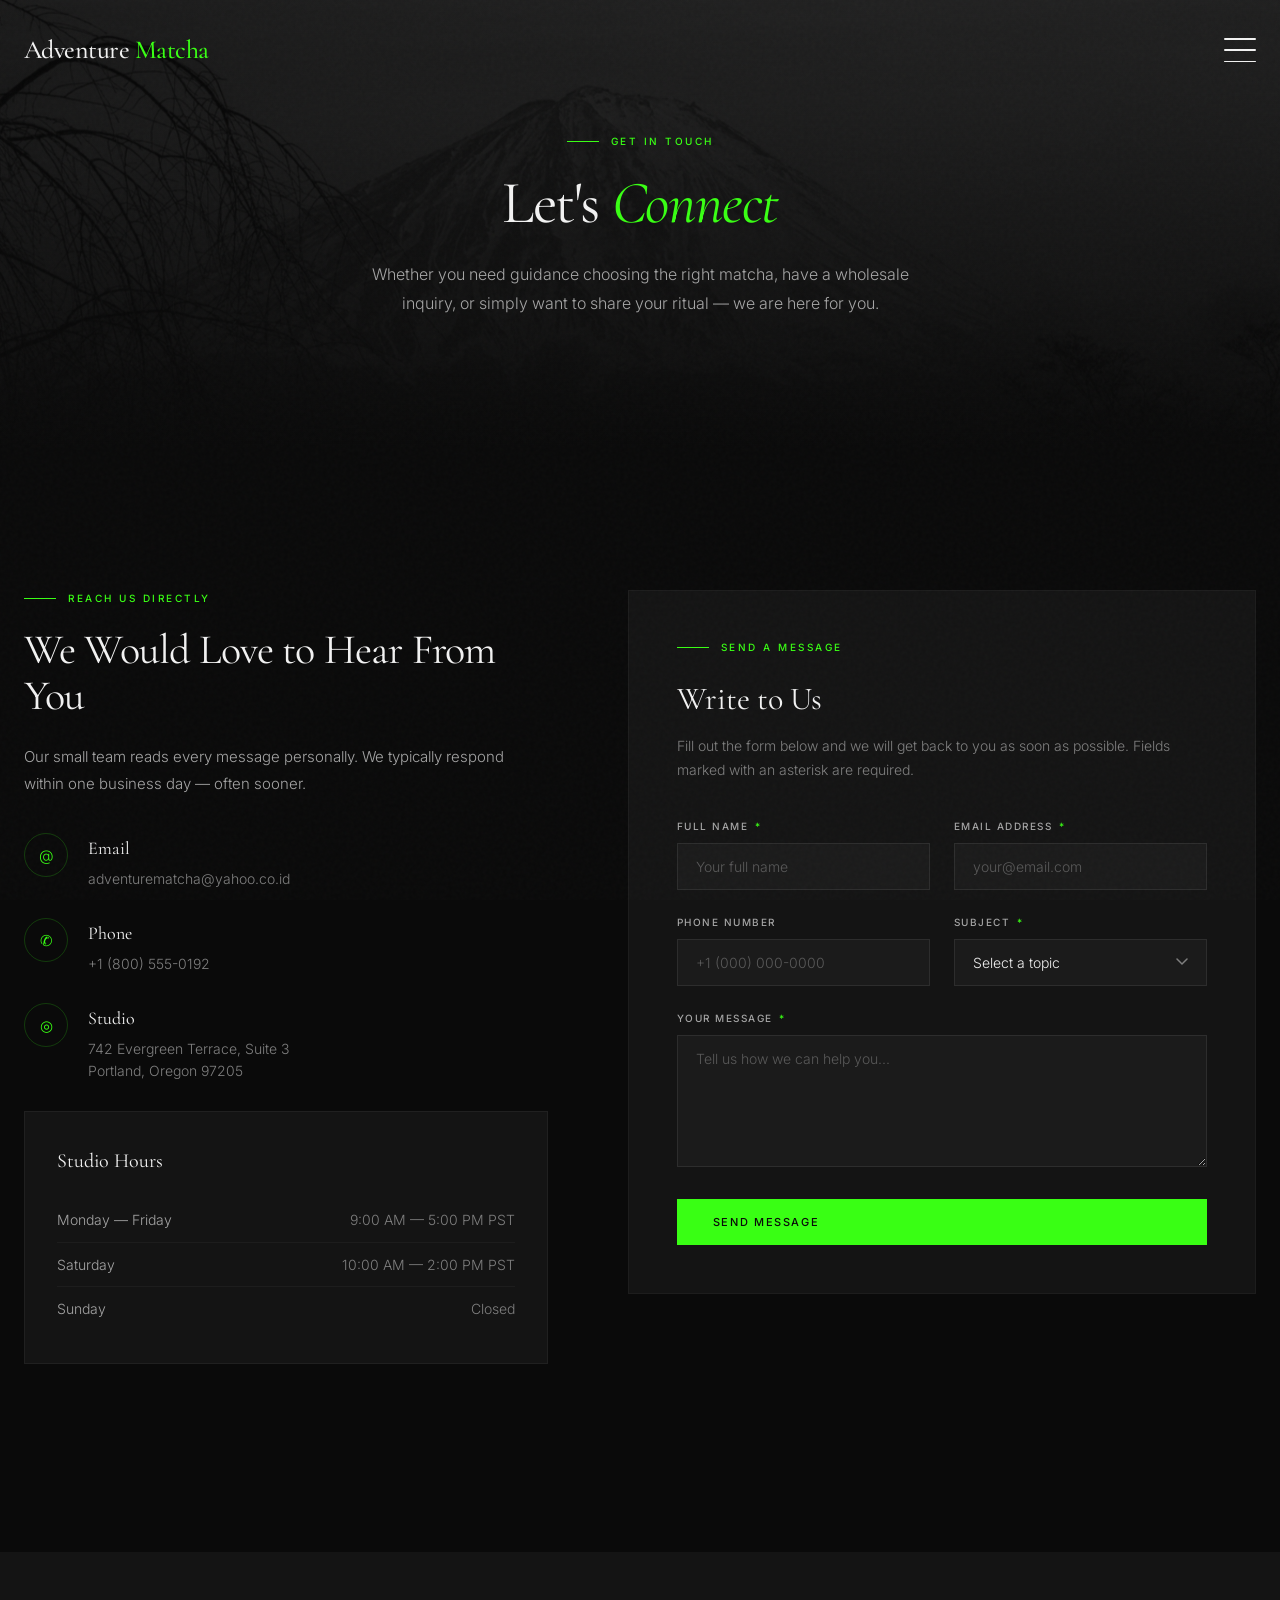
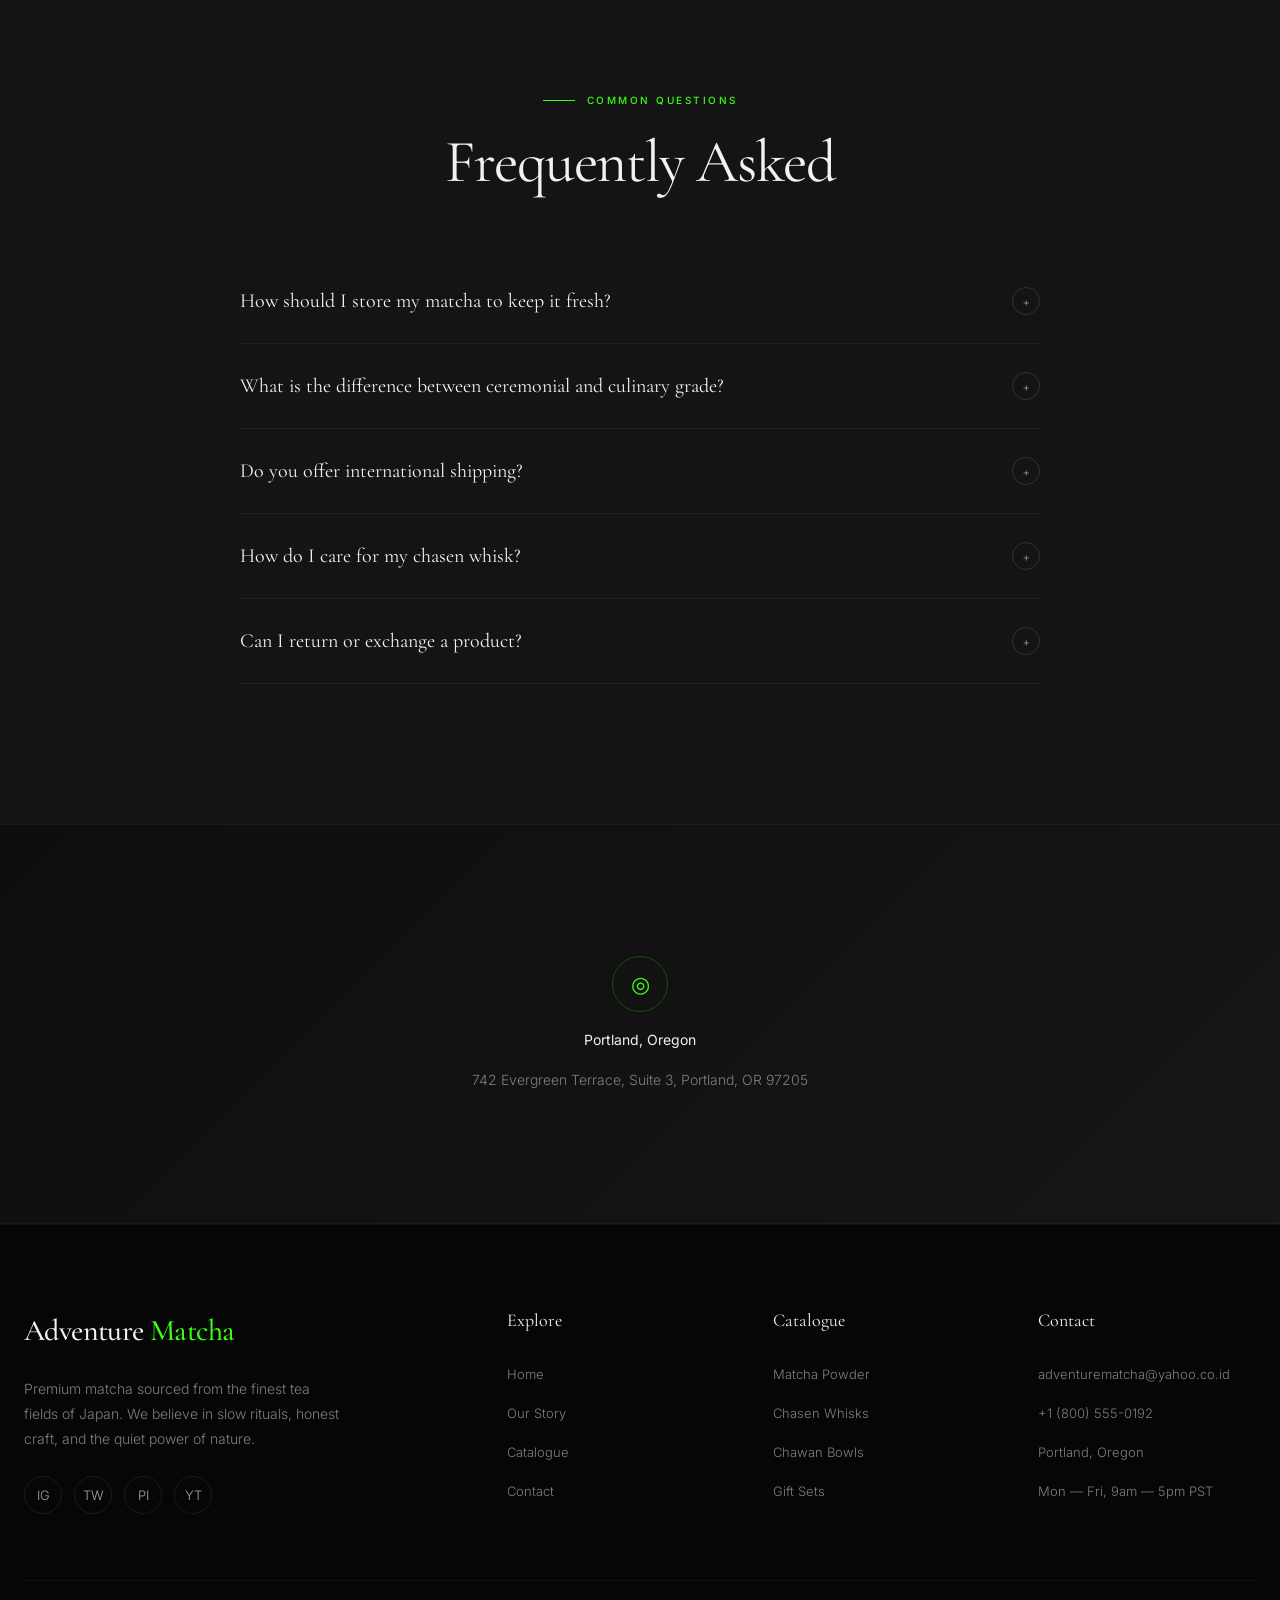
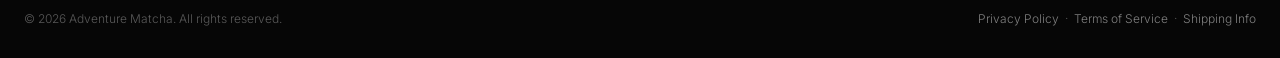
<file: contact.html>
<!DOCTYPE html>
<html lang="en">
<head>
  <meta charset="UTF-8">
  <meta name="viewport" content="width=device-width, initial-scale=1.0">
  <meta name="description" content="Get in touch with Adventure Matcha. We would love to hear from you — whether you have a question about our products or want to share your matcha story.">
  <title>Contact — Adventure Matcha</title>

  <link rel="preconnect" href="https://fonts.googleapis.com">
  <link rel="preconnect" href="https://fonts.gstatic.com" crossorigin>
  <link href="https://fonts.googleapis.com/css2?family=Cormorant+Garamond:ital,wght@0,300;0,400;0,500;0,600;0,700;1,300;1,400;1,500&family=Inter:wght@200;300;400;500&display=swap" rel="stylesheet">

  <style>
    *, *::before, *::after { margin: 0; padding: 0; box-sizing: border-box; }
    html { scroll-behavior: smooth; font-size: 16px; }
    body {
      font-family: 'Inter', sans-serif;
      font-weight: 300;
      color: #F2F2F2;
      background: #0a0a0a;
      line-height: 1.7;
      overflow-x: hidden;
      -webkit-font-smoothing: antialiased;
    }
    a { color: inherit; text-decoration: none; }
    img { display: block; max-width: 100%; height: auto; }
    button { cursor: pointer; border: none; background: none; font-family: inherit; color: inherit; }
    ul { list-style: none; }
    ::selection { background: rgba(57,255,20,0.3); color: #fff; }

    :root {
      --neon-green: #39FF14;
      --neon-green-rgb: 57,255,20;
      --charcoal: #595959;
      --grey: #7F7F7F;
      --silver: #A5A5A5;
      --dust-grey: #CCCCCC;
      --platinum: #F2F2F2;
      --bg-dark: #0a0a0a;
      --bg-card: #141414;
      --bg-card-hover: #1a1a1a;
      --font-display: 'Cormorant Garamond', serif;
      --font-body: 'Inter', sans-serif;
      --section-padding: 140px 0;
      --container-max: 1340px;
      --container-pad: 24px;
      --transition-smooth: all 0.5s cubic-bezier(0.25, 0.46, 0.45, 0.94);
    }

    .container {
      max-width: var(--container-max);
      margin: 0 auto;
      padding: 0 var(--container-pad);
    }

    /* ===== SCROLL REVEAL ===== */
    .reveal {
      opacity: 0;
      transform: translateY(40px);
      transition: opacity 0.9s ease, transform 0.9s ease;
    }
    .reveal.revealed {
      opacity: 1;
      transform: translateY(0);
    }
    .reveal-delay-1 { transition-delay: 0.1s; }
    .reveal-delay-2 { transition-delay: 0.2s; }
    .reveal-delay-3 { transition-delay: 0.3s; }
    .reveal-delay-4 { transition-delay: 0.4s; }

    /* ===== TYPOGRAPHY ===== */
    .section-label {
      font-family: var(--font-body);
      font-size: 10px;
      font-weight: 500;
      letter-spacing: 0.25em;
      text-transform: uppercase;
      color: var(--neon-green);
      margin-bottom: 20px;
      display: flex;
      align-items: center;
      gap: 12px;
    }
    .section-label::before {
      content: '';
      width: 32px;
      height: 1px;
      background: var(--neon-green);
    }
    .section-title {
      font-family: var(--font-display);
      font-size: clamp(36px, 5vw, 60px);
      font-weight: 400;
      line-height: 1.1;
      letter-spacing: -0.02em;
      color: var(--platinum);
      margin-bottom: 24px;
    }
    .section-subtitle {
      font-size: 16px;
      font-weight: 300;
      color: var(--silver);
      max-width: 560px;
      line-height: 1.8;
    }
    .section-header { margin-bottom: 64px; }
    .section-header.center { text-align: center; }
    .section-header.center .section-label { justify-content: center; }
    .section-header.center .section-subtitle { margin: 0 auto; }

    /* ===== NAVIGATION ===== */
    .nav {
      position: fixed;
      top: 0; left: 0; right: 0;
      z-index: 1000;
      padding: 28px 0;
      transition: var(--transition-smooth);
    }
    .nav.scrolled {
      padding: 16px 0;
      background: rgba(10,10,10,0.92);
      backdrop-filter: blur(24px);
      -webkit-backdrop-filter: blur(24px);
      border-bottom: 1px solid rgba(255,255,255,0.04);
    }
    .nav-inner {
      display: flex;
      align-items: center;
      justify-content: space-between;
      max-width: var(--container-max);
      margin: 0 auto;
      padding: 0 var(--container-pad);
    }
    .nav-logo {
      font-family: var(--font-display);
      font-size: 26px;
      font-weight: 500;
      color: var(--platinum);
      letter-spacing: -0.02em;
      z-index: 1001;
    }
    .nav-logo span { color: var(--neon-green); }

    .hamburger {
      width: 32px;
      height: 24px;
      position: relative;
      z-index: 1001;
      display: flex;
      flex-direction: column;
      justify-content: space-between;
    }
    .hamburger-line {
      display: block;
      width: 100%;
      height: 1.5px;
      background: var(--platinum);
      border-radius: 2px;
      transition: var(--transition-smooth);
      transform-origin: center;
    }
    .hamburger.active .hamburger-line:nth-child(1) {
      transform: translateY(11.25px) rotate(45deg);
      background: var(--neon-green);
    }
    .hamburger.active .hamburger-line:nth-child(2) {
      opacity: 0;
      transform: scaleX(0);
    }
    .hamburger.active .hamburger-line:nth-child(3) {
      transform: translateY(-11.25px) rotate(-45deg);
      background: var(--neon-green);
    }

    .mobile-nav {
      position: fixed;
      inset: 0;
      background: rgba(5,5,5,0.98);
      backdrop-filter: blur(40px);
      -webkit-backdrop-filter: blur(40px);
      z-index: 999;
      display: flex;
      flex-direction: column;
      align-items: center;
      justify-content: center;
      opacity: 0;
      visibility: hidden;
      transition: opacity 0.5s ease, visibility 0.5s ease;
    }
    .mobile-nav.open {
      opacity: 1;
      visibility: visible;
    }
    .mobile-nav-links {
      display: flex;
      flex-direction: column;
      align-items: center;
      gap: 8px;
    }
    .mobile-nav-links a {
      font-family: var(--font-display);
      font-size: clamp(32px, 6vw, 52px);
      font-weight: 400;
      color: var(--silver);
      padding: 8px 24px;
      transform: translateY(30px);
      opacity: 0;
      transition: color 0.4s ease, transform 0.5s ease, opacity 0.5s ease;
    }
    .mobile-nav.open .mobile-nav-links a {
      transform: translateY(0);
      opacity: 1;
    }
    .mobile-nav.open .mobile-nav-links a:nth-child(1) { transition-delay: 0.15s; }
    .mobile-nav.open .mobile-nav-links a:nth-child(2) { transition-delay: 0.25s; }
    .mobile-nav.open .mobile-nav-links a:nth-child(3) { transition-delay: 0.35s; }
    .mobile-nav.open .mobile-nav-links a:nth-child(4) { transition-delay: 0.45s; }
    .mobile-nav-links a:hover,
    .mobile-nav-links a.active { color: var(--neon-green); }
    .mobile-nav-footer {
      position: absolute;
      bottom: 48px;
      display: flex;
      gap: 24px;
      transform: translateY(20px);
      opacity: 0;
      transition: transform 0.5s ease 0.55s, opacity 0.5s ease 0.55s;
    }
    .mobile-nav.open .mobile-nav-footer {
      transform: translateY(0);
      opacity: 1;
    }
    .mobile-nav-footer a {
      width: 40px;
      height: 40px;
      border: 1px solid rgba(255,255,255,0.1);
      border-radius: 50%;
      display: flex;
      align-items: center;
      justify-content: center;
      color: var(--silver);
      font-size: 14px;
      transition: border-color 0.3s, color 0.3s;
    }
    .mobile-nav-footer a:hover {
      border-color: var(--neon-green);
      color: var(--neon-green);
    }

    /* ===== PAGE HERO ===== */
    .page-hero {
      height: 50vh;
      min-height: 360px;
      display: flex;
      align-items: center;
      justify-content: center;
      text-align: center;
      position: relative;
      overflow: hidden;
    }
    .page-hero-bg {
      position: absolute;
      inset: 0;
      background: url('img/fuji_1.jpg') center/cover no-repeat;
      filter: brightness(0.2) saturate(0.4);
    }
    .page-hero-overlay {
      position: absolute;
      inset: 0;
      background: linear-gradient(
        to bottom,
        rgba(10,10,10,0.3) 0%,
        rgba(10,10,10,0.8) 80%,
        rgba(10,10,10,1) 100%
      );
    }
    .page-hero-content {
      position: relative;
      z-index: 1;
      padding: 0 var(--container-pad);
    }
    .page-hero .section-label { justify-content: center; }

    /* ===== CONTACT SECTION ===== */
    .contact-section {
      padding: var(--section-padding);
    }
    .contact-grid {
      display: grid;
      grid-template-columns: 1fr 1.2fr;
      gap: 80px;
      align-items: start;
    }

    /* Contact Info */
    .contact-info-block {
      margin-bottom: 48px;
    }
    .contact-info-item {
      display: flex;
      gap: 20px;
      margin-bottom: 28px;
      align-items: flex-start;
    }
    .contact-info-icon {
      width: 44px;
      height: 44px;
      border: 1px solid rgba(var(--neon-green-rgb), 0.2);
      border-radius: 50%;
      display: flex;
      align-items: center;
      justify-content: center;
      color: var(--neon-green);
      font-size: 15px;
      flex-shrink: 0;
    }
    .contact-info-item h4 {
      font-family: var(--font-display);
      font-size: 18px;
      font-weight: 400;
      color: var(--platinum);
      margin-bottom: 4px;
    }
    .contact-info-item p {
      font-size: 14px;
      color: var(--grey);
      line-height: 1.6;
    }
    .contact-info-item a {
      color: var(--grey);
      transition: color 0.3s;
    }
    .contact-info-item a:hover {
      color: var(--neon-green);
    }

    /* Contact Hours */
    .contact-hours {
      padding: 32px;
      border: 1px solid rgba(255,255,255,0.05);
      background: var(--bg-card);
    }
    .contact-hours h4 {
      font-family: var(--font-display);
      font-size: 20px;
      font-weight: 400;
      color: var(--platinum);
      margin-bottom: 20px;
    }
    .hours-row {
      display: flex;
      justify-content: space-between;
      padding: 10px 0;
      border-bottom: 1px solid rgba(255,255,255,0.04);
      font-size: 14px;
    }
    .hours-row:last-child { border-bottom: none; }
    .hours-row span:first-child { color: var(--silver); }
    .hours-row span:last-child { color: var(--grey); }

    /* ===== CONTACT FORM ===== */
    .contact-form-wrap {
      background: var(--bg-card);
      border: 1px solid rgba(255,255,255,0.04);
      padding: 48px;
    }
    .contact-form-wrap .section-label { margin-bottom: 16px; }
    .contact-form-wrap h3 {
      font-family: var(--font-display);
      font-size: 32px;
      font-weight: 400;
      color: var(--platinum);
      margin-bottom: 8px;
    }
    .contact-form-wrap > p {
      font-size: 14px;
      color: var(--grey);
      margin-bottom: 36px;
      line-height: 1.7;
    }

    .contact-form {
      display: flex;
      flex-direction: column;
      gap: 24px;
    }
    .form-row {
      display: grid;
      grid-template-columns: 1fr 1fr;
      gap: 24px;
    }
    .form-group {
      position: relative;
    }
    .form-group label {
      display: block;
      font-size: 10px;
      font-weight: 500;
      letter-spacing: 0.15em;
      text-transform: uppercase;
      color: var(--silver);
      margin-bottom: 8px;
    }
    .form-group label .required {
      color: var(--neon-green);
      margin-left: 2px;
    }
    .form-group input,
    .form-group textarea,
    .form-group select {
      width: 100%;
      padding: 14px 18px;
      background: rgba(255,255,255,0.03);
      border: 1px solid rgba(255,255,255,0.08);
      color: var(--platinum);
      font-family: var(--font-body);
      font-size: 14px;
      font-weight: 300;
      outline: none;
      transition: border-color 0.3s ease, background 0.3s ease;
      border-radius: 0;
      -webkit-appearance: none;
      appearance: none;
    }
    .form-group input::placeholder,
    .form-group textarea::placeholder {
      color: var(--charcoal);
    }
    .form-group input:focus,
    .form-group textarea:focus,
    .form-group select:focus {
      border-color: var(--neon-green);
      background: rgba(var(--neon-green-rgb), 0.02);
    }
    .form-group textarea {
      resize: vertical;
      min-height: 130px;
    }
    .form-group select {
      background-image: url("data:image/svg+xml,%3Csvg xmlns='http://www.w3.org/2000/svg' width='12' height='8' viewBox='0 0 12 8'%3E%3Cpath d='M1 1l5 5 5-5' stroke='%237F7F7F' stroke-width='1.5' fill='none' stroke-linecap='round'/%3E%3C/svg%3E");
      background-repeat: no-repeat;
      background-position: right 18px center;
      padding-right: 44px;
    }
    .form-group select option {
      background: #1a1a1a;
      color: var(--platinum);
    }

    /* Validation */
    .form-error {
      font-size: 11px;
      color: #ff4444;
      margin-top: 6px;
      display: none;
      align-items: center;
      gap: 4px;
    }
    .form-error::before {
      content: '!';
      display: inline-flex;
      align-items: center;
      justify-content: center;
      width: 14px;
      height: 14px;
      background: rgba(255,68,68,0.15);
      border-radius: 50%;
      font-size: 9px;
      font-weight: 500;
      flex-shrink: 0;
    }
    .form-group.error input,
    .form-group.error textarea,
    .form-group.error select {
      border-color: #ff4444;
    }
    .form-group.error .form-error {
      display: flex;
    }

    /* Success Message */
    .form-success {
      padding: 20px 28px;
      background: rgba(var(--neon-green-rgb), 0.06);
      border: 1px solid rgba(var(--neon-green-rgb), 0.2);
      color: var(--neon-green);
      font-size: 14px;
      line-height: 1.7;
      display: none;
    }
    .form-success.show {
      display: block;
    }
    .form-success strong {
      display: block;
      font-family: var(--font-display);
      font-size: 20px;
      font-weight: 400;
      color: var(--platinum);
      margin-bottom: 6px;
    }

    /* ===== BUTTONS ===== */
    .btn-primary {
      display: inline-flex;
      align-items: center;
      gap: 10px;
      padding: 16px 36px;
      background: var(--neon-green);
      color: #0a0a0a;
      font-family: var(--font-body);
      font-size: 11px;
      font-weight: 500;
      letter-spacing: 0.15em;
      text-transform: uppercase;
      transition: var(--transition-smooth);
      position: relative;
      overflow: hidden;
      border: none;
    }
    .btn-primary::before {
      content: '';
      position: absolute;
      inset: 0;
      background: #fff;
      transform: translateX(-101%);
      transition: transform 0.5s ease;
    }
    .btn-primary:hover::before {
      transform: translateX(0);
    }
    .btn-primary span {
      position: relative;
      z-index: 1;
    }
    .btn-primary:hover {
      box-shadow: 0 0 30px rgba(var(--neon-green-rgb), 0.4);
    }
    .btn-primary:active {
      transform: scale(0.98);
    }

    /* ===== FAQ ===== */
    .faq-section {
      padding: var(--section-padding);
      background: var(--bg-card);
    }
    .faq-grid {
      max-width: 800px;
      margin: 0 auto;
    }
    .faq-item {
      border-bottom: 1px solid rgba(255,255,255,0.05);
    }
    .faq-question {
      width: 100%;
      padding: 28px 0;
      display: flex;
      align-items: center;
      justify-content: space-between;
      text-align: left;
      font-family: var(--font-display);
      font-size: 20px;
      font-weight: 400;
      color: var(--platinum);
      transition: color 0.3s;
      gap: 20px;
    }
    .faq-question:hover {
      color: var(--neon-green);
    }
    .faq-icon {
      width: 28px;
      height: 28px;
      border: 1px solid rgba(255,255,255,0.12);
      border-radius: 50%;
      display: flex;
      align-items: center;
      justify-content: center;
      font-size: 16px;
      color: var(--silver);
      flex-shrink: 0;
      transition: var(--transition-smooth);
    }
    .faq-item.open .faq-icon {
      transform: rotate(45deg);
      border-color: var(--neon-green);
      color: var(--neon-green);
    }
    .faq-answer {
      max-height: 0;
      overflow: hidden;
      transition: max-height 0.5s ease, padding 0.5s ease;
    }
    .faq-item.open .faq-answer {
      max-height: 300px;
      padding-bottom: 28px;
    }
    .faq-answer p {
      font-size: 14px;
      color: var(--grey);
      line-height: 1.8;
      max-width: 640px;
    }

    /* ===== MAP SECTION ===== */
    .map-section {
      position: relative;
      height: 400px;
      overflow: hidden;
      background: #111;
    }
    .map-placeholder {
      width: 100%;
      height: 100%;
      display: flex;
      align-items: center;
      justify-content: center;
      flex-direction: column;
      gap: 16px;
      background: linear-gradient(135deg, #0e0e0e 0%, #161616 100%);
      border-top: 1px solid rgba(255,255,255,0.04);
      border-bottom: 1px solid rgba(255,255,255,0.04);
    }
    .map-placeholder-icon {
      width: 56px;
      height: 56px;
      border: 1px solid rgba(var(--neon-green-rgb), 0.25);
      border-radius: 50%;
      display: flex;
      align-items: center;
      justify-content: center;
      color: var(--neon-green);
      font-size: 22px;
    }
    .map-placeholder p {
      font-size: 14px;
      color: var(--grey);
    }
    .map-placeholder p strong {
      color: var(--platinum);
      font-weight: 400;
    }

    /* ===== FOOTER ===== */
    .footer {
      padding: 80px 0 0;
      border-top: 1px solid rgba(255,255,255,0.05);
      background: #060606;
    }
    .footer-grid {
      display: grid;
      grid-template-columns: 2fr 1fr 1fr 1fr;
      gap: 48px;
      margin-bottom: 64px;
    }
    .footer-brand p {
      font-size: 14px;
      color: var(--grey);
      line-height: 1.8;
      margin-top: 20px;
      max-width: 320px;
    }
    .footer-social {
      display: flex;
      gap: 12px;
      margin-top: 24px;
    }
    .footer-social a {
      width: 38px;
      height: 38px;
      border: 1px solid rgba(255,255,255,0.08);
      border-radius: 50%;
      display: flex;
      align-items: center;
      justify-content: center;
      color: var(--silver);
      font-size: 13px;
      transition: var(--transition-smooth);
    }
    .footer-social a:hover {
      border-color: var(--neon-green);
      color: var(--neon-green);
      transform: translateY(-2px);
    }
    .footer-col h4 {
      font-family: var(--font-display);
      font-size: 18px;
      font-weight: 400;
      color: var(--platinum);
      margin-bottom: 24px;
    }
    .footer-col ul li { margin-bottom: 12px; }
    .footer-col ul a {
      font-size: 13px;
      color: var(--grey);
      transition: color 0.3s;
    }
    .footer-col ul a:hover { color: var(--neon-green); }
    .footer-bottom {
      padding: 28px 0;
      border-top: 1px solid rgba(255,255,255,0.04);
      display: flex;
      align-items: center;
      justify-content: space-between;
      flex-wrap: wrap;
      gap: 12px;
    }
    .footer-bottom p { font-size: 12px; color: var(--charcoal); }
    .footer-bottom a { color: var(--grey); transition: color 0.3s; }
    .footer-bottom a:hover { color: var(--neon-green); }

    /* ===== NOISE ===== */
    body::after {
      content: '';
      position: fixed;
      inset: 0;
      pointer-events: none;
      z-index: 9999;
      opacity: 0.025;
      background-image: url("data:image/svg+xml,%3Csvg viewBox='0 0 256 256' xmlns='http://www.w3.org/2000/svg'%3E%3Cfilter id='noise'%3E%3CfeTurbulence type='fractalNoise' baseFrequency='0.9' numOctaves='4' stitchTiles='stitch'/%3E%3C/filter%3E%3Crect width='100%25' height='100%25' filter='url(%23noise)'/%3E%3C/svg%3E");
    }

    /* ===== RESPONSIVE ===== */
    @media (max-width: 1024px) {
      .contact-grid {
        grid-template-columns: 1fr;
        gap: 48px;
      }
      .footer-grid {
        grid-template-columns: 1fr 1fr;
      }
      :root {
        --section-padding: 100px 0;
      }
    }
    @media (max-width: 768px) {
      .contact-form-wrap {
        padding: 32px;
      }
      .form-row {
        grid-template-columns: 1fr;
      }
      .footer-grid {
        grid-template-columns: 1fr;
        gap: 40px;
      }
      .map-section {
        height: 300px;
      }
      :root {
        --section-padding: 80px 0;
      }
    }
    @media (max-width: 480px) {
      .contact-form-wrap {
        padding: 24px;
      }
    }
  </style>
</head>
<body>

  <!-- ===== NAVIGATION ===== -->
  <nav class="nav" id="mainNav">
    <div class="nav-inner">
      <a href="index.html" class="nav-logo">Adventure<span> Matcha</span></a>
      <button class="hamburger" id="hamburgerBtn" aria-label="Toggle menu">
        <span class="hamburger-line"></span>
        <span class="hamburger-line"></span>
        <span class="hamburger-line"></span>
      </button>
    </div>
  </nav>

  <!-- Mobile Nav Overlay -->
  <div class="mobile-nav" id="mobileNav">
    <div class="mobile-nav-links">
      <a href="index.html">Home</a>
      <a href="about.html">Our Story</a>
      <a href="catalogue.html">Catalogue</a>
      <a href="contact.html" class="active">Contact</a>
    </div>
    <div class="mobile-nav-footer">
      <a href="#" aria-label="Instagram">IG</a>
      <a href="#" aria-label="Twitter">TW</a>
      <a href="#" aria-label="Pinterest">PI</a>
      <a href="#" aria-label="YouTube">YT</a>
    </div>
  </div>

  <!-- ===== PAGE HERO ===== -->
  <section class="page-hero">
    <div class="page-hero-bg"></div>
    <div class="page-hero-overlay"></div>
    <div class="page-hero-content">
      <div class="section-label">Get in Touch</div>
      <h1 class="section-title">Let's <em style="font-style:italic;color:var(--neon-green);">Connect</em></h1>
      <p class="section-subtitle" style="margin:0 auto;">Whether you need guidance choosing the right matcha, have a wholesale inquiry, or simply want to share your ritual — we are here for you.</p>
    </div>
  </section>

  <!-- ===== CONTACT SECTION ===== -->
  <section class="contact-section">
    <div class="container">
      <div class="contact-grid">

        <!-- Left: Contact Info -->
        <div class="contact-info-block reveal">
          <div class="section-label">Reach Us Directly</div>
          <h2 class="section-title" style="font-size:clamp(28px,4vw,42px);">We Would Love to Hear From You</h2>
          <p style="color:var(--silver); font-size:15px; line-height:1.8; margin-bottom:36px;">Our small team reads every message personally. We typically respond within one business day — often sooner.</p>

          <div class="contact-info-item">
            <div class="contact-info-icon">@</div>
            <div>
              <h4>Email</h4>
              <p><a href="mailto:adventurematcha@yahoo.co.id">adventurematcha@yahoo.co.id</a></p>
            </div>
          </div>

          <div class="contact-info-item">
            <div class="contact-info-icon">✆</div>
            <div>
              <h4>Phone</h4>
              <p><a href="tel:+18005550192">+1 (800) 555-0192</a></p>
            </div>
          </div>

          <div class="contact-info-item">
            <div class="contact-info-icon">◎</div>
            <div>
              <h4>Studio</h4>
              <p>742 Evergreen Terrace, Suite 3<br>Portland, Oregon 97205</p>
            </div>
          </div>

          <div class="contact-hours reveal reveal-delay-1">
            <h4>Studio Hours</h4>
            <div class="hours-row">
              <span>Monday — Friday</span>
              <span>9:00 AM — 5:00 PM PST</span>
            </div>
            <div class="hours-row">
              <span>Saturday</span>
              <span>10:00 AM — 2:00 PM PST</span>
            </div>
            <div class="hours-row">
              <span>Sunday</span>
              <span>Closed</span>
            </div>
          </div>
        </div>

        <!-- Right: Contact Form -->
        <div class="contact-form-wrap reveal reveal-delay-2">
          <div class="section-label">Send a Message</div>
          <h3>Write to Us</h3>
          <p>Fill out the form below and we will get back to you as soon as possible. Fields marked with an asterisk are required.</p>

          <div class="form-success" id="formSuccess">
            <strong>Message Sent Successfully</strong>
            Thank you for reaching out. We will respond within one business day. In the meantime, perhaps a bowl of matcha is in order.
          </div>

          <form class="contact-form" id="contactForm" novalidate>
            <div class="form-row">
              <div class="form-group" id="nameGroup">
                <label for="name">Full Name <span class="required">*</span></label>
                <input type="text" id="name" name="name" placeholder="Your full name" autocomplete="name">
                <div class="form-error">Please enter your name</div>
              </div>
              <div class="form-group" id="emailGroup">
                <label for="email">Email Address <span class="required">*</span></label>
                <input type="email" id="email" name="email" placeholder="your@email.com" autocomplete="email">
                <div class="form-error">Please enter a valid email address</div>
              </div>
            </div>

            <div class="form-row">
              <div class="form-group" id="phoneGroup">
                <label for="phone">Phone Number</label>
                <input type="tel" id="phone" name="phone" placeholder="+1 (000) 000-0000" autocomplete="tel">
                <div class="form-error">Please enter a valid phone number</div>
              </div>
              <div class="form-group" id="subjectGroup">
                <label for="subject">Subject <span class="required">*</span></label>
                <select id="subject" name="subject">
                  <option value="" disabled selected>Select a topic</option>
                  <option value="product-question">Product Question</option>
                  <option value="order-support">Order Support</option>
                  <option value="wholesale">Wholesale Inquiry</option>
                  <option value="collaboration">Collaboration</option>
                  <option value="press">Press & Media</option>
                  <option value="other">Other</option>
                </select>
                <div class="form-error">Please select a subject</div>
              </div>
            </div>

            <div class="form-group" id="messageGroup">
              <label for="message">Your Message <span class="required">*</span></label>
              <textarea id="message" name="message" placeholder="Tell us how we can help you..." rows="6"></textarea>
              <div class="form-error">Please enter your message (at least 10 characters)</div>
            </div>

            <button type="submit" class="btn-primary">
              <span>Send Message</span>
            </button>
          </form>
        </div>

      </div>
    </div>
  </section>

  <!-- ===== FAQ ===== -->
  <section class="faq-section">
    <div class="container">
      <div class="section-header center">
        <div class="section-label reveal">Common Questions</div>
        <h2 class="section-title reveal reveal-delay-1">Frequently Asked</h2>
      </div>
      <div class="faq-grid">
        <div class="faq-item reveal">
          <button class="faq-question" aria-expanded="false">
            <span>How should I store my matcha to keep it fresh?</span>
            <span class="faq-icon">+</span>
          </button>
          <div class="faq-answer">
            <p>Keep your matcha sealed in its original tin, stored in a cool, dark place away from heat, light, and moisture. The refrigerator is ideal — just let the tin come to room temperature before opening to prevent condensation. Properly stored, ceremonial matcha stays fresh for about 6 months after opening.</p>
          </div>
        </div>
        <div class="faq-item reveal reveal-delay-1">
          <button class="faq-question" aria-expanded="false">
            <span>What is the difference between ceremonial and culinary grade?</span>
            <span class="faq-icon">+</span>
          </button>
          <div class="faq-answer">
            <p>Ceremonial grade is made from the youngest, most tender tea leaves, stone-ground to an ultra-fine powder. It is designed to be whisked with water alone and drunk straight. Culinary grade uses slightly older leaves with a bolder flavor, making it ideal for lattes, smoothies, and baking where the matcha blends with other ingredients.</p>
          </div>
        </div>
        <div class="faq-item reveal reveal-delay-2">
          <button class="faq-question" aria-expanded="false">
            <span>Do you offer international shipping?</span>
            <span class="faq-icon">+</span>
          </button>
          <div class="faq-answer">
            <p>Yes. We ship to 28 countries worldwide. Standard international shipping takes 7 to 14 business days. Express options are available for select regions. All international orders are carefully packed with temperature-control packaging to ensure your matcha arrives in perfect condition.</p>
          </div>
        </div>
        <div class="faq-item reveal reveal-delay-3">
          <button class="faq-question" aria-expanded="false">
            <span>How do I care for my chasen whisk?</span>
            <span class="faq-icon">+</span>
          </button>
          <div class="faq-answer">
            <p>After each use, rinse your chasen under warm water — never use soap. Gently reshape the prongs if needed. Air dry on a chasen stand (kuse-nagashi) in a well-ventilated area. Avoid leaving it standing in water, as this can cause the bamboo to split or mold over time.</p>
          </div>
        </div>
        <div class="faq-item reveal reveal-delay-4">
          <button class="faq-question" aria-expanded="false">
            <span>Can I return or exchange a product?</span>
            <span class="faq-icon">+</span>
          </button>
          <div class="faq-answer">
            <p>We accept returns within 14 days of delivery for unopened products in their original packaging. If you receive a damaged item, please contact us within 48 hours with photos and we will arrange a full replacement or refund immediately. Opened matcha cannot be returned due to food safety regulations, but we want you to be satisfied — so reach out if something is not right.</p>
          </div>
        </div>
      </div>
    </div>
  </section>

  <!-- ===== MAP PLACEHOLDER ===== -->
  <section class="map-section">
    <div class="map-placeholder">
      <div class="map-placeholder-icon">◎</div>
      <p><strong>Portland, Oregon</strong></p>
      <p>742 Evergreen Terrace, Suite 3, Portland, OR 97205</p>
    </div>
  </section>

  <!-- ===== FOOTER ===== -->
  <footer class="footer">
    <div class="container">
      <div class="footer-grid">
        <div class="footer-brand">
          <a href="index.html" class="nav-logo" style="font-size:30px;">Adventure<span> Matcha</span></a>
          <p>Premium matcha sourced from the finest tea fields of Japan. We believe in slow rituals, honest craft, and the quiet power of nature.</p>
          <div class="footer-social">
            <a href="#" aria-label="Instagram">IG</a>
            <a href="#" aria-label="Twitter">TW</a>
            <a href="#" aria-label="Pinterest">PI</a>
            <a href="#" aria-label="YouTube">YT</a>
          </div>
        </div>
        <div class="footer-col">
          <h4>Explore</h4>
          <ul>
            <li><a href="index.html">Home</a></li>
            <li><a href="about.html">Our Story</a></li>
            <li><a href="catalogue.html">Catalogue</a></li>
            <li><a href="contact.html">Contact</a></li>
          </ul>
        </div>
        <div class="footer-col">
          <h4>Catalogue</h4>
          <ul>
            <li><a href="catalogue.html#matcha-powder">Matcha Powder</a></li>
            <li><a href="catalogue.html#chasen-whisk">Chasen Whisks</a></li>
            <li><a href="catalogue.html#chawan-bowl">Chawan Bowls</a></li>
            <li><a href="catalogue.html">Gift Sets</a></li>
          </ul>
        </div>
        <div class="footer-col">
          <h4>Contact</h4>
          <ul>
            <li><a href="mailto:adventurematcha@yahoo.co.id">adventurematcha@yahoo.co.id</a></li>
            <li><a href="tel:+18005550192">+1 (800) 555-0192</a></li>
            <li><a href="#">Portland, Oregon</a></li>
            <li><a href="#">Mon — Fri, 9am — 5pm PST</a></li>
          </ul>
        </div>
      </div>
      <div class="footer-bottom">
        <p>&copy; 2026 Adventure Matcha. All rights reserved.</p>
        <p>
          <a href="#">Privacy Policy</a> &nbsp;·&nbsp;
          <a href="#">Terms of Service</a> &nbsp;·&nbsp;
          <a href="#">Shipping Info</a>
        </p>
      </div>
    </div>
  </footer>

  <!-- ===== JAVASCRIPT ===== -->
  <script>
    // ===== HAMBURGER MENU =====
    const hamburger = document.getElementById('hamburgerBtn');
    const mobileNav = document.getElementById('mobileNav');
    const nav = document.getElementById('mainNav');
    let menuOpen = false;

    hamburger.addEventListener('click', () => {
      menuOpen = !menuOpen;
      hamburger.classList.toggle('active', menuOpen);
      mobileNav.classList.toggle('open', menuOpen);
      document.body.style.overflow = menuOpen ? 'hidden' : '';
    });

    mobileNav.querySelectorAll('a').forEach(link => {
      link.addEventListener('click', () => {
        menuOpen = false;
        hamburger.classList.remove('active');
        mobileNav.classList.remove('open');
        document.body.style.overflow = '';
      });
    });

    // ===== NAV SCROLL =====
    window.addEventListener('scroll', () => {
      nav.classList.toggle('scrolled', window.scrollY > 60);
    });

    // ===== SCROLL REVEAL =====
    const revealElements = document.querySelectorAll('.reveal');
    const revealObserver = new IntersectionObserver((entries) => {
      entries.forEach(entry => {
        if (entry.isIntersecting) {
          entry.target.classList.add('revealed');
          revealObserver.unobserve(entry.target);
        }
      });
    }, { threshold: 0.1, rootMargin: '0px 0px -60px 0px' });
    revealElements.forEach(el => revealObserver.observe(el));

    // ===== FAQ ACCORDION =====
    document.querySelectorAll('.faq-question').forEach(btn => {
      btn.addEventListener('click', () => {
        const item = btn.closest('.faq-item');
        const isOpen = item.classList.contains('open');

        // Close all
        document.querySelectorAll('.faq-item.open').forEach(openItem => {
          openItem.classList.remove('open');
          openItem.querySelector('.faq-question').setAttribute('aria-expanded', 'false');
        });

        // Toggle current
        if (!isOpen) {
          item.classList.add('open');
          btn.setAttribute('aria-expanded', 'true');
        }
      });
    });

    // ===== CONTACT FORM VALIDATION =====
    const form = document.getElementById('contactForm');
    const formSuccess = document.getElementById('formSuccess');

    function validateField(id, groupId, validationFn) {
      const field = document.getElementById(id);
      const group = document.getElementById(groupId);
      const value = field.value.trim();
      const isValid = validationFn(value);

      if (!isValid) {
        group.classList.add('error');
      } else {
        group.classList.remove('error');
      }
      return isValid;
    }

    function isValidEmail(email) {
      return /^[^\s@]+@[^\s@]+\.[^\s@]+$/.test(email);
    }

    function isValidPhone(phone) {
      if (phone === '') return true; // optional field
      return /^[\+]?[\d\s\-\(\)]{7,20}$/.test(phone);
    }

    // Live validation on blur
    document.getElementById('name').addEventListener('blur', () => {
      validateField('name', 'nameGroup', v => v.length >= 2);
    });
    document.getElementById('email').addEventListener('blur', () => {
      validateField('email', 'emailGroup', isValidEmail);
    });
    document.getElementById('phone').addEventListener('blur', () => {
      validateField('phone', 'phoneGroup', isValidPhone);
    });
    document.getElementById('subject').addEventListener('change', () => {
      validateField('subject', 'subjectGroup', v => v !== '');
    });
    document.getElementById('message').addEventListener('blur', () => {
      validateField('message', 'messageGroup', v => v.length >= 10);
    });

    // Clear error on input
    document.querySelectorAll('.form-group input, .form-group textarea, .form-group select').forEach(field => {
      field.addEventListener('input', () => {
        field.closest('.form-group').classList.remove('error');
      });
    });

    // Form submit
    form.addEventListener('submit', (e) => {
      e.preventDefault();

      const nameValid = validateField('name', 'nameGroup', v => v.length >= 2);
      const emailValid = validateField('email', 'emailGroup', isValidEmail);
      const phoneValid = validateField('phone', 'phoneGroup', isValidPhone);
      const subjectValid = validateField('subject', 'subjectGroup', v => v !== '');
      const messageValid = validateField('message', 'messageGroup', v => v.length >= 10);

      if (nameValid && emailValid && phoneValid && subjectValid && messageValid) {
        // Simulate form submission
        const submitBtn = form.querySelector('button[type="submit"]');
        submitBtn.disabled = true;
        submitBtn.querySelector('span').textContent = 'Sending...';

        setTimeout(() => {
          form.style.display = 'none';
          formSuccess.classList.add('show');

          // Reset after delay
          setTimeout(() => {
            form.reset();
            form.style.display = '';
            formSuccess.classList.remove('show');
            submitBtn.disabled = false;
            submitBtn.querySelector('span').textContent = 'Send Message';
          }, 6000);
        }, 1500);
      } else {
        // Scroll to first error
        const firstError = form.querySelector('.form-group.error');
        if (firstError) {
          firstError.scrollIntoView({ behavior: 'smooth', block: 'center' });
        }
      }
    });
  </script>
</body>
</html>
</file>
